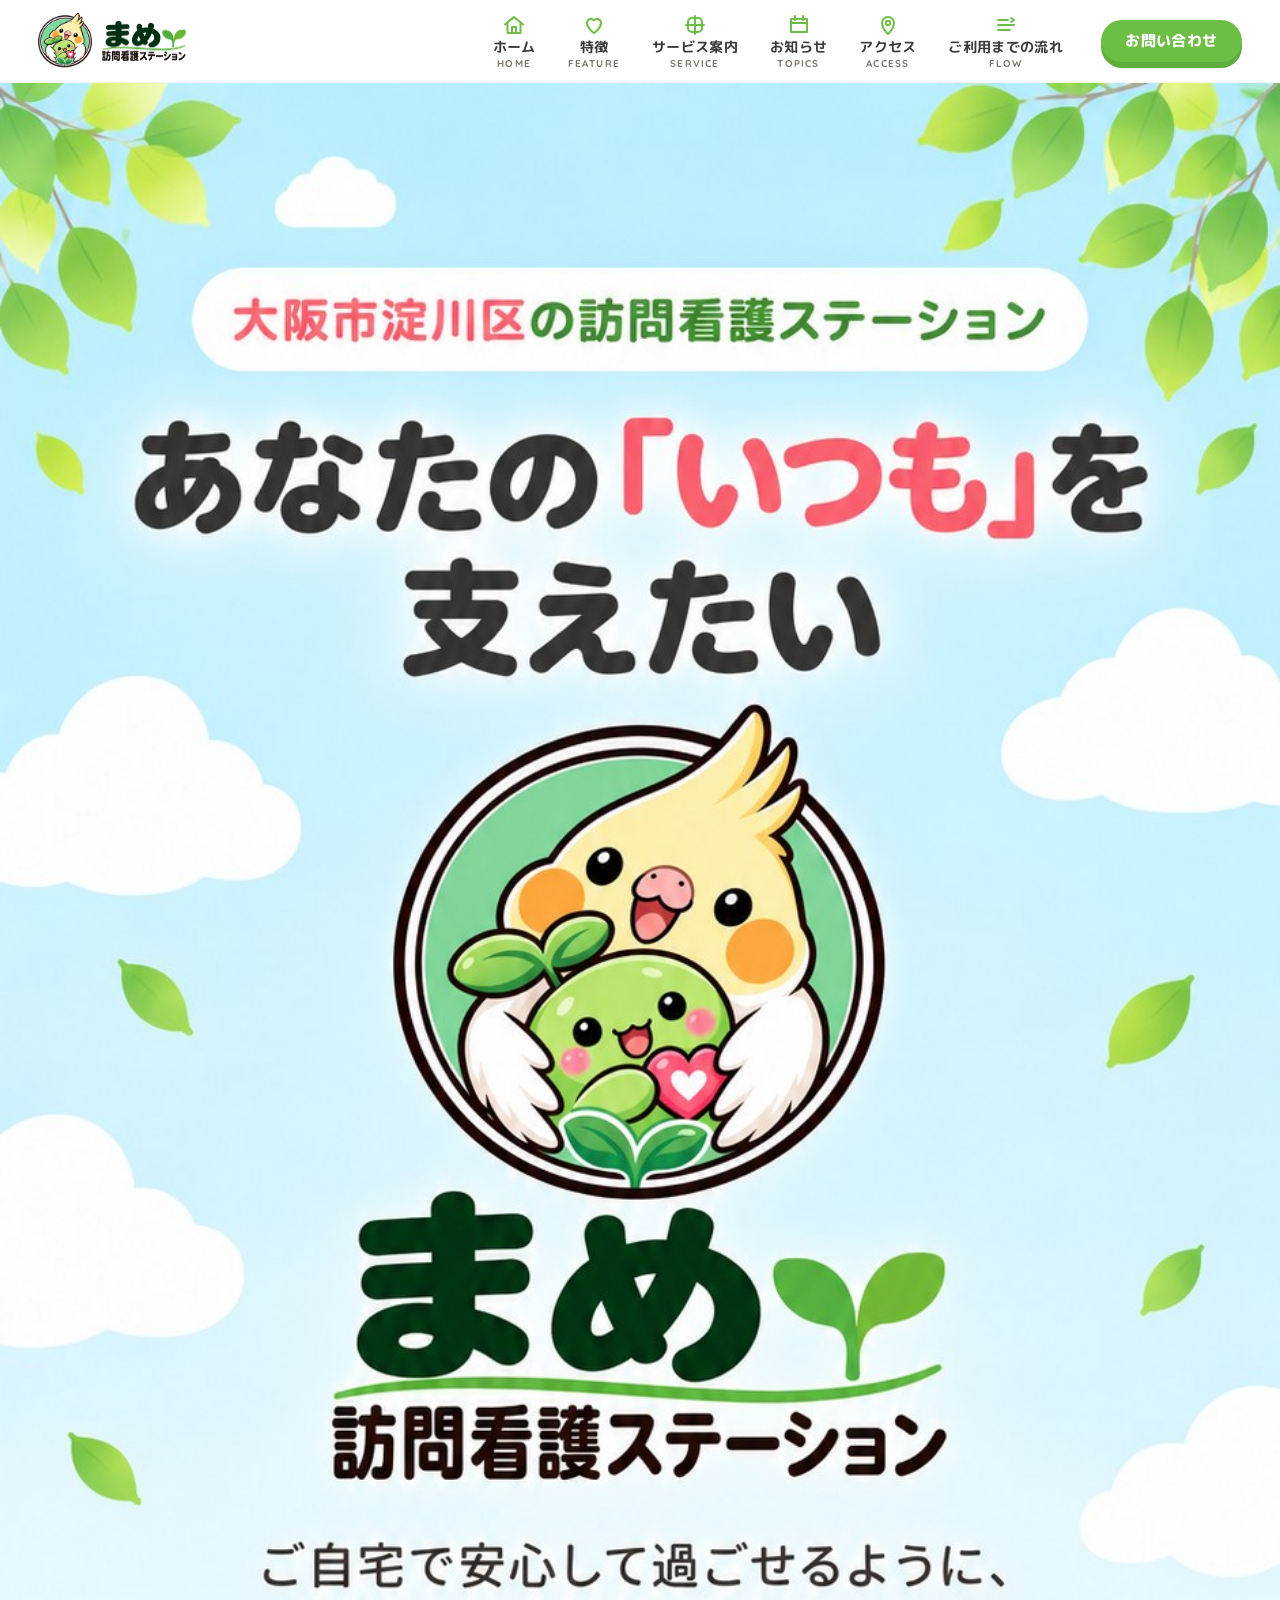
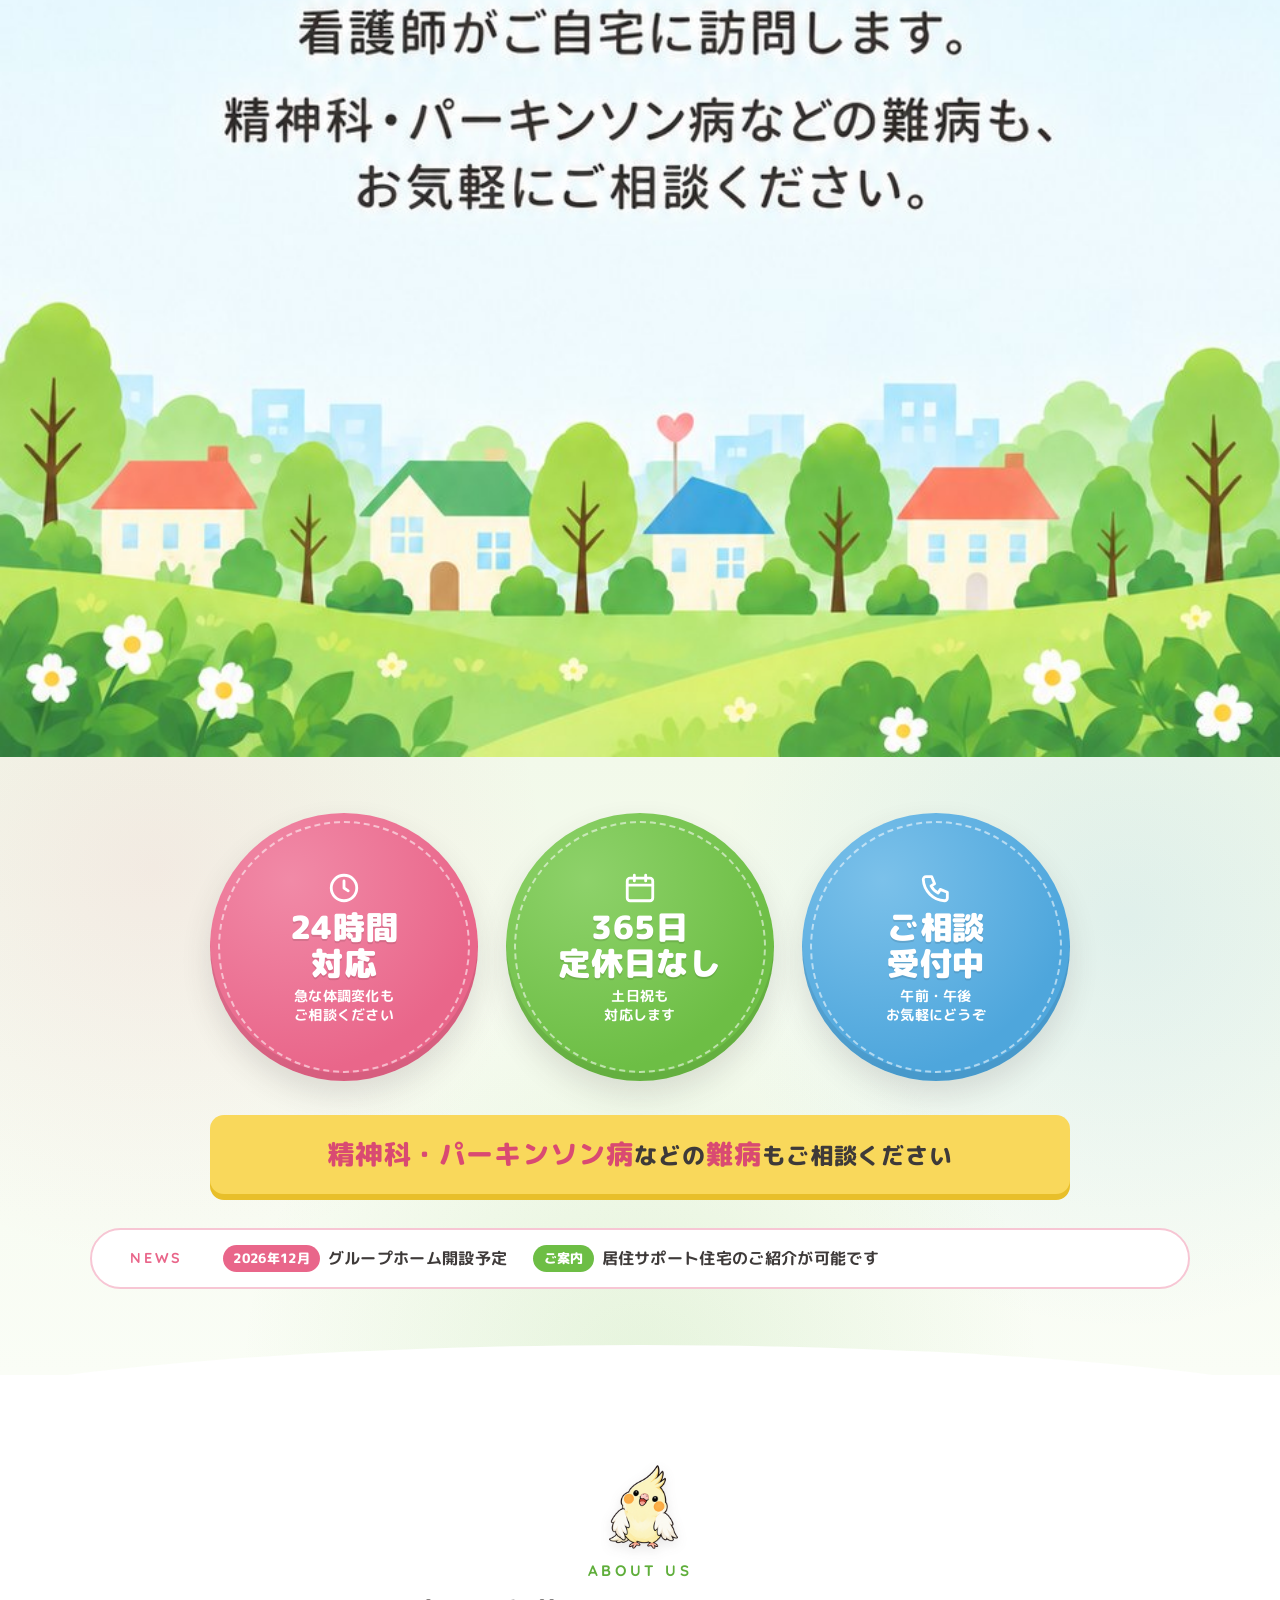
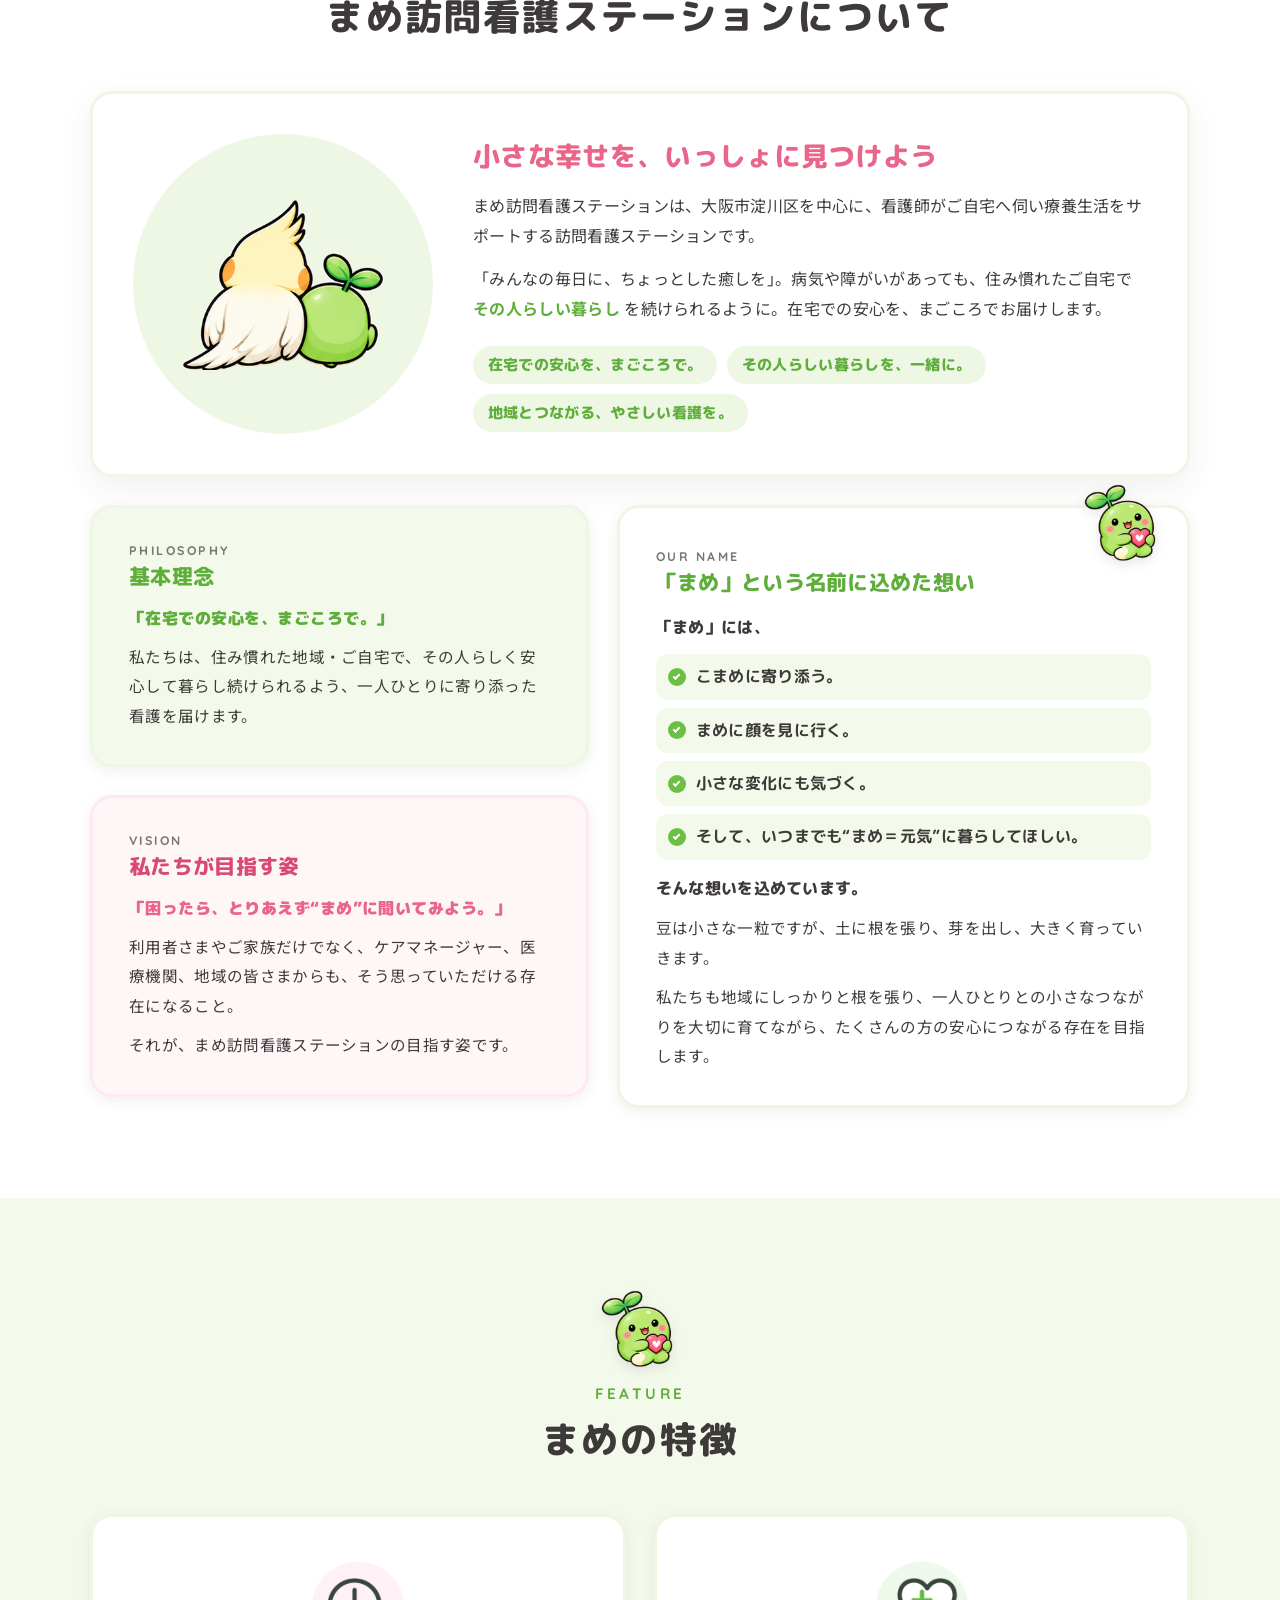
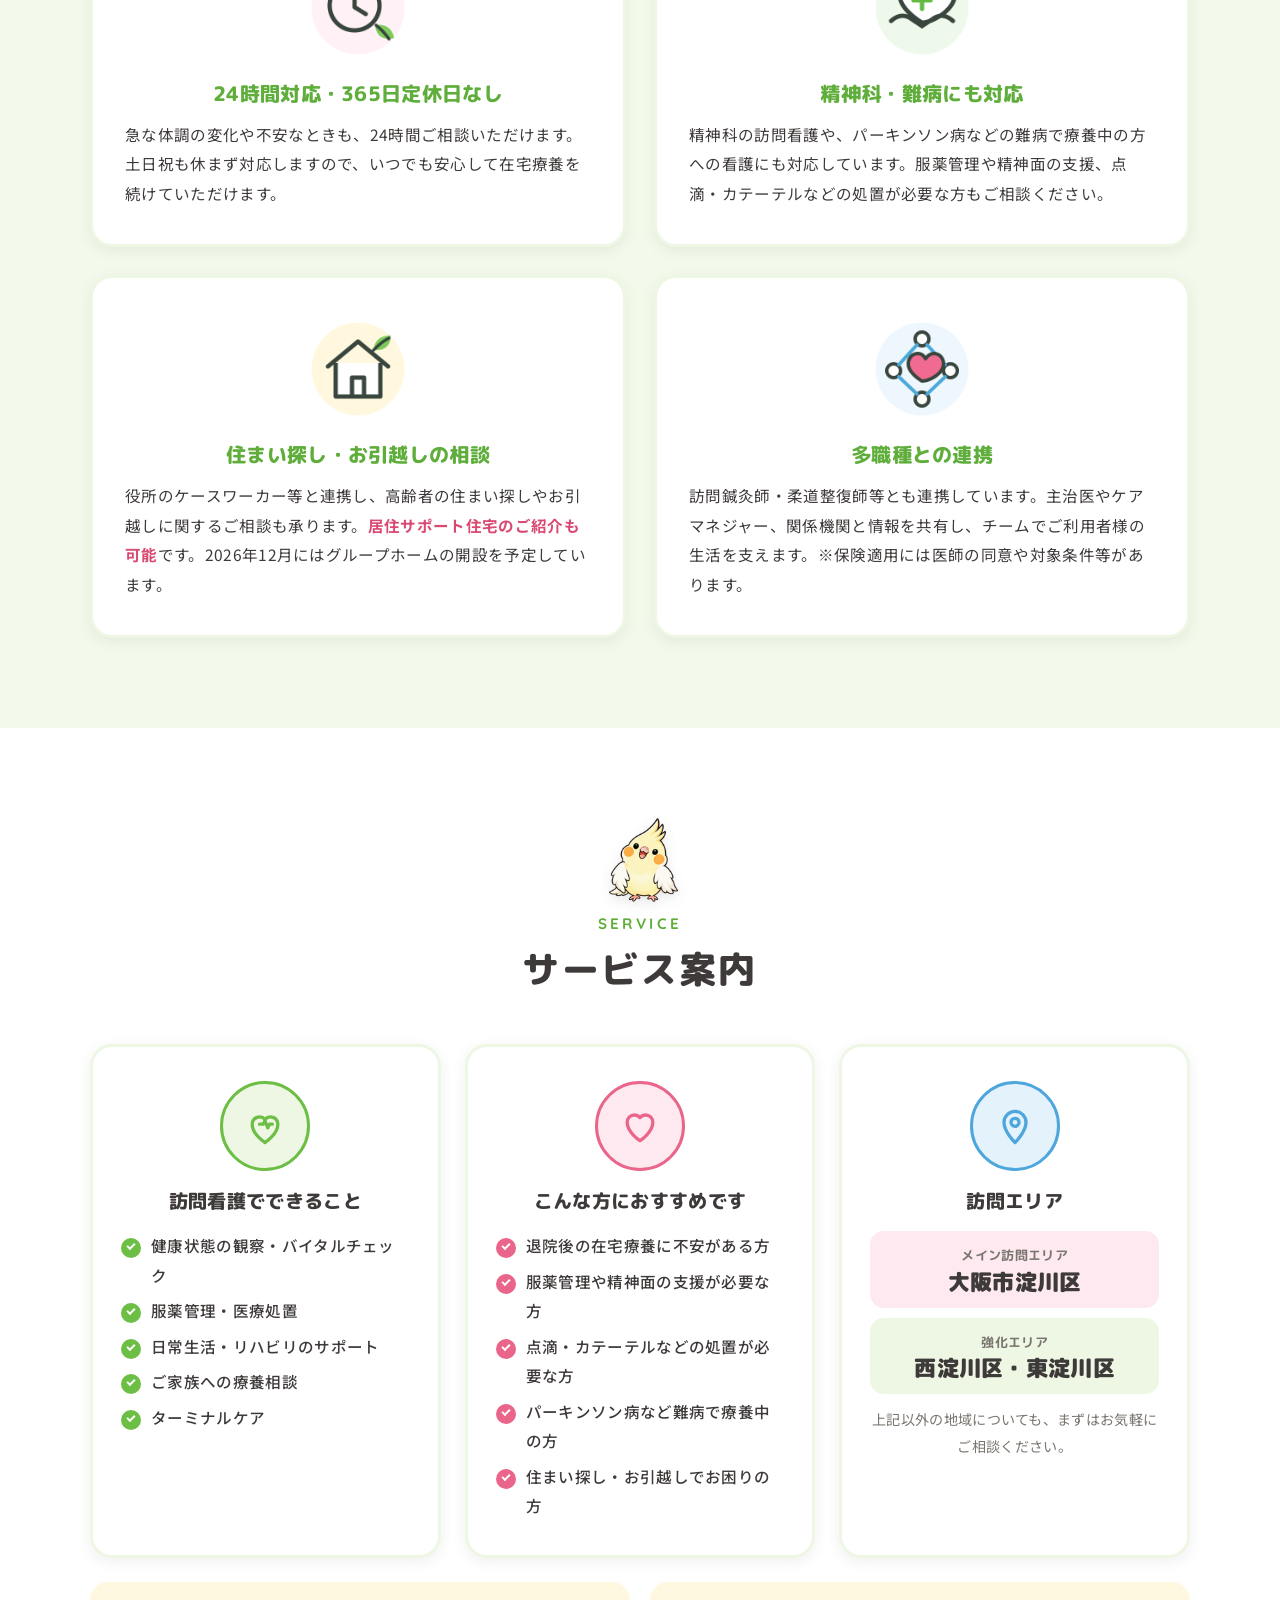
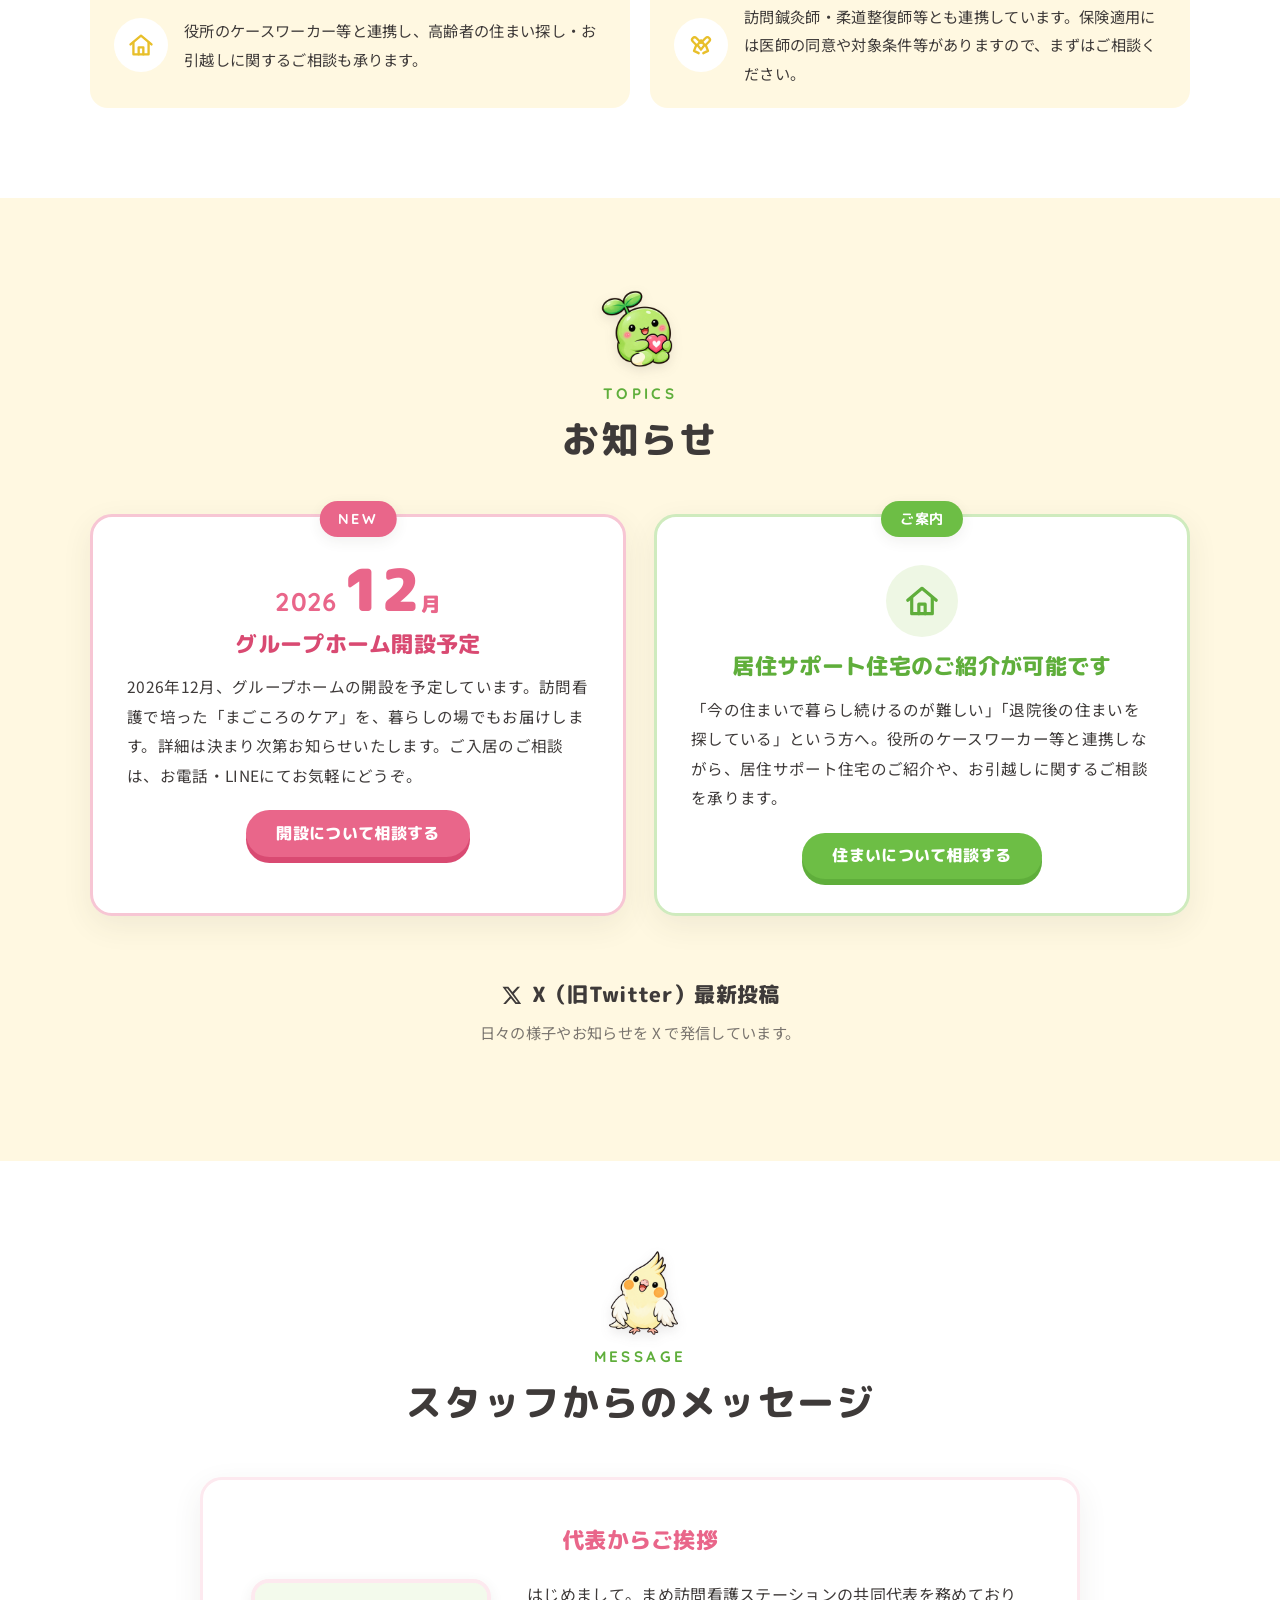
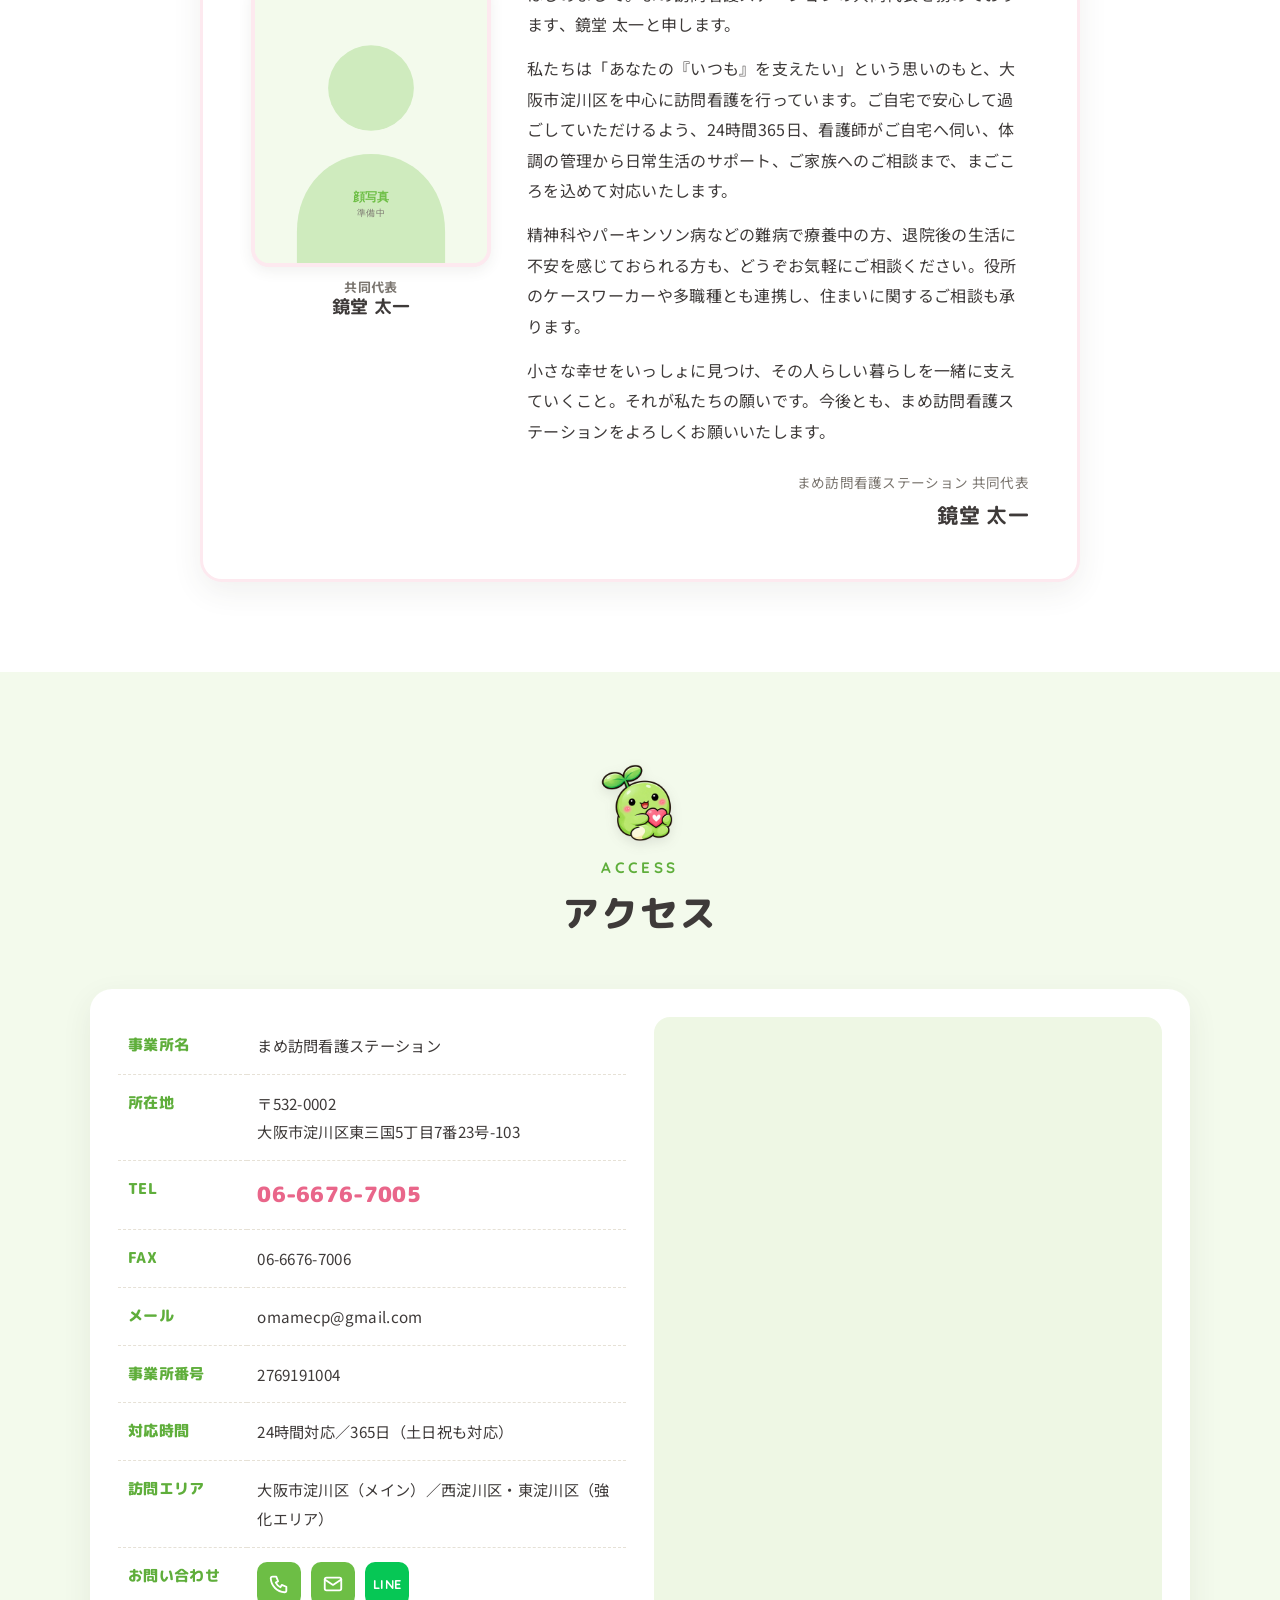
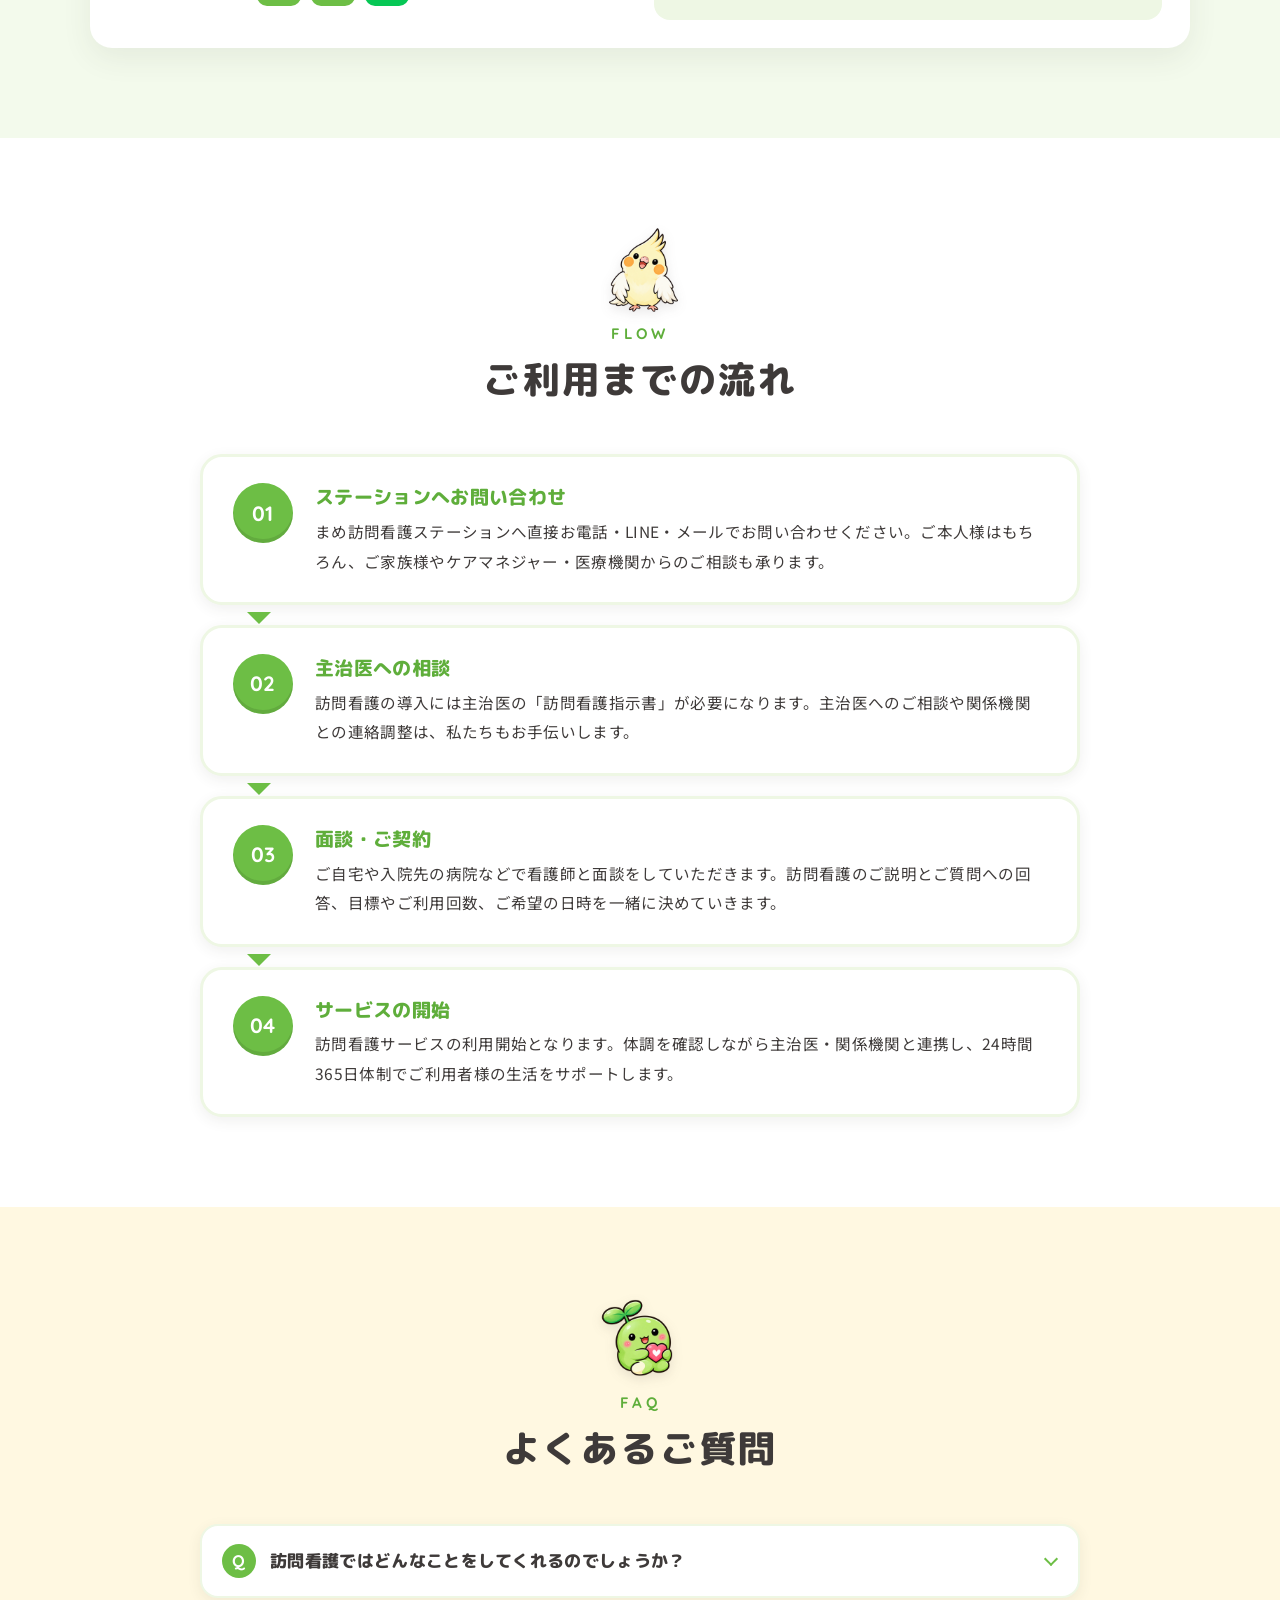
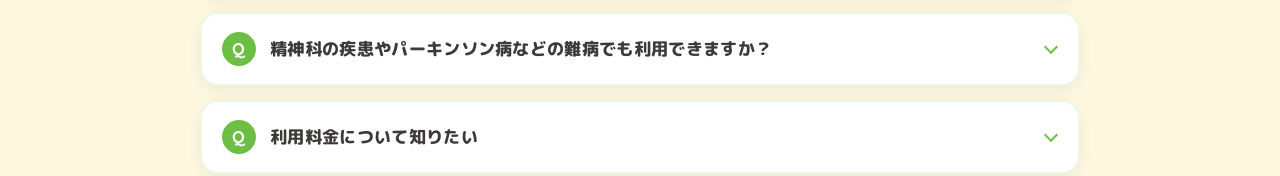
<file: index.html>
<!DOCTYPE html>
<html lang="ja">
<head>
<meta charset="UTF-8">
<meta name="viewport" content="width=device-width, initial-scale=1">
<title>大阪市淀川区の訪問看護ステーション まめ｜24時間対応・365日定休日なし</title>
<meta name="description" content="まめ訪問看護ステーションは大阪市淀川区を中心に、24時間365日対応で看護師がご自宅へ訪問します。精神科・パーキンソン病などの難病もご相談ください。2026年12月グループホーム開設予定・居住サポート住宅のご紹介も可能です。">
<meta property="og:title" content="大阪市淀川区の訪問看護ステーション まめ">
<meta property="og:description" content="あなたの「いつも」を支えたい。ご自宅で安心して過ごせるように、看護師がご自宅に訪問します。24時間対応・365日定休日なし。">
<meta property="og:type" content="website">
<meta property="og:image" content="assets/img/hero.jpg">
<link rel="icon" href="assets/img/favicon.png" type="image/png">
<link rel="preconnect" href="https://fonts.googleapis.com">
<link rel="preconnect" href="https://fonts.gstatic.com" crossorigin>
<link href="https://fonts.googleapis.com/css2?family=M+PLUS+Rounded+1c:wght@500;700;800;900&family=Noto+Sans+JP:wght@400;500;700&family=Quicksand:wght@600;700&display=swap" rel="stylesheet">
<link rel="stylesheet" href="assets/css/style.css?v=20260923">
</head>
<body>

<!-- ===== HEADER ===== -->
<header class="header" id="header">
  <div class="header__inner">
    <a href="#top" class="logo" aria-label="まめ訪問看護ステーション ホーム">
      <img src="assets/img/logo-emblem.png" alt="" class="logo__mark" width="1121" height="1181"><img src="assets/img/logo-text.png" alt="まめ訪問看護ステーション" class="logo__txt" width="1338" height="643">
      
    </a>

    <nav class="gnav" id="gnav" aria-label="グローバルナビゲーション">
      <ul>
        <li><a href="#top"><span class="gnav__icon"><svg viewBox="0 0 24 24"><path d="M3 11.5 12 4l9 7.5"/><path d="M5.5 10v10h13V10"/><path d="M10 20v-6h4v6"/></svg></span><span class="gnav__jp">ホーム</span><span class="gnav__en">HOME</span></a></li>
        <li><a href="#feature"><span class="gnav__icon"><svg viewBox="0 0 24 24"><path d="M12 20s-7-4.4-7-10a4 4 0 0 1 7-2.6A4 4 0 0 1 19 10c0 5.6-7 10-7 10z"/></svg></span><span class="gnav__jp">特徴</span><span class="gnav__en">FEATURE</span></a></li>
        <li><a href="#service"><span class="gnav__icon"><svg viewBox="0 0 24 24"><path d="M12 3v18M3 12h18"/><rect x="5" y="5" width="14" height="14" rx="4"/></svg></span><span class="gnav__jp">サービス案内</span><span class="gnav__en">SERVICE</span></a></li>
        <li><a href="#topics"><span class="gnav__icon"><svg viewBox="0 0 24 24"><path d="M4 6h16v13H4z"/><path d="M4 10h16M8 3v4M16 3v4"/></svg></span><span class="gnav__jp">お知らせ</span><span class="gnav__en">TOPICS</span></a></li>
        <li><a href="#access"><span class="gnav__icon"><svg viewBox="0 0 24 24"><path d="M12 21s-6-5.7-6-11a6 6 0 0 1 12 0c0 5.3-6 11-6 11z"/><circle cx="12" cy="10" r="2.2"/></svg></span><span class="gnav__jp">アクセス</span><span class="gnav__en">ACCESS</span></a></li>
        <li><a href="#flow"><span class="gnav__icon"><svg viewBox="0 0 24 24"><path d="M4 7h10M4 12h16M4 17h12"/><path d="m17 5 3 2-3 2"/></svg></span><span class="gnav__jp">ご利用までの流れ</span><span class="gnav__en">FLOW</span></a></li>
        <li class="gnav__contact"><a href="contact.html"><span class="gnav__jp">お問い合わせ・ご相談はこちら</span></a></li>
      </ul>
    </nav>

    <a href="contact.html" class="btn btn--green header__cta">お問い合わせ</a>
    <button class="menu-btn" id="menuBtn" aria-label="メニューを開く" aria-expanded="false" aria-controls="gnav"><span></span><span></span><span></span></button>
  </div>
</header>

<main id="top">

<!-- ===== HERO ===== -->
<section class="hero">
  <h1 class="visually-hidden">あなたの「いつも」を支えたい ― 大阪市淀川区の訪問看護ステーション まめ</h1>
  <!-- 画面幅で自動切替: 〜600px=スマホ用 / 601〜1024px=タブレット用 / 1025px〜=PC用 -->
  <picture class="hero__pic">
    <source media="(max-width: 600px)" srcset="assets/img/hero-sp.jpg" width="941" height="1672">
    <source media="(max-width: 1024px)" srcset="assets/img/hero-tab.jpg" width="1554" height="1012">
    <img src="assets/img/hero.jpg" alt="あなたの「いつも」を支えたい。ご自宅で安心して過ごせるように、看護師がご自宅に訪問します。精神科・パーキンソン病などの難病も、お気軽にご相談ください。まめ訪問看護ステーション" class="hero__img" width="1899" height="828" fetchpriority="high">
  </picture>
</section>

<!-- ===== 導入帯（バッジ＋難病帯＋NEWS） ===== -->
<div class="intro-band">
<!-- ===== 3つの安心バッジ ===== -->
<div class="badges">
  <div class="container">
    <ul class="badges__list">
      <li class="badge badge--pink reveal">
        <svg viewBox="0 0 24 24" class="badge__ico"><circle cx="12" cy="12" r="9"/><path d="M12 7v5l3 2"/></svg>
        <strong>24時間<br>対応</strong>
        <span>急な体調変化も<br>ご相談ください</span>
      </li>
      <li class="badge badge--green reveal" style="--d:.1s">
        <svg viewBox="0 0 24 24" class="badge__ico"><rect x="3" y="5" width="18" height="16" rx="2"/><path d="M3 10h18M8 3v4M16 3v4"/></svg>
        <strong>365日<br>定休日なし</strong>
        <span>土日祝も<br>対応します</span>
      </li>
      <li class="badge badge--blue reveal" style="--d:.2s">
        <svg viewBox="0 0 24 24" class="badge__ico"><path d="M5 4h4l2 5-2.5 1.5a11 11 0 0 0 5 5L15 13l5 2v4a2 2 0 0 1-2 2A16 16 0 0 1 3 6a2 2 0 0 1 2-2z"/></svg>
        <strong>ご相談<br>受付中</strong>
        <span>午前・午後<br>お気軽にどうぞ</span>
      </li>
    </ul>
    <p class="badges__ribbon reveal"><span>精神科・パーキンソン病</span>などの<span>難病</span>もご相談ください</p>
  </div>
</div>

<!-- ===== NEWS TICKER（必須情報） ===== -->
<div class="news-bar">
  <div class="container news-bar__inner">
    <span class="news-bar__label">NEWS</span>
    <a href="#topics" class="news-bar__item"><span class="tag tag--pink">2026年12月</span>グループホーム開設予定</a>
    <a href="#topics" class="news-bar__item"><span class="tag tag--green">ご案内</span>居住サポート住宅のご紹介が可能です</a>
  </div>
</div>

</div><!-- /.intro-band -->

<!-- ===== ABOUT ===== -->
<section class="section" id="about">
  <div class="container">
    <header class="sec-head reveal">
      <span class="sec-head__mark" aria-hidden="true"><img src="assets/img/mark-bird.png" alt="" width="240" height="240"></span>
      <span class="sec-head__en">ABOUT US</span>
      <h2 class="sec-head__jp">まめ訪問看護ステーションについて</h2>
    </header>

    <div class="about-card reveal">
      <div class="about-card__img">
        <img src="assets/img/chara-back.png" alt="" width="313" height="264">
      </div>
      <div class="about-card__body">
        <h3>小さな幸せを、いっしょに見つけよう</h3>
        <p>まめ訪問看護ステーションは、大阪市淀川区を中心に、看護師がご自宅へ伺い療養生活をサポートする訪問看護ステーションです。</p>
        <p>「みんなの毎日に、ちょっとした癒しを」。病気や障がいがあっても、住み慣れたご自宅で <strong>その人らしい暮らし</strong> を続けられるように。在宅での安心を、まごころでお届けします。</p>
        <ul class="about-card__points">
          <li><span>在宅での安心を、まごころで。</span></li>
          <li><span>その人らしい暮らしを、一緒に。</span></li>
          <li><span>地域とつながる、やさしい看護を。</span></li>
        </ul>
      </div>
    </div>

    <!-- 基本理念・名前の由来・目指す姿 -->
    <div class="philo">
      <div class="philo__col">
        <article class="philo-card philo-card--mint reveal">
          <h3 class="philo-card__title"><span class="philo-card__en">PHILOSOPHY</span>基本理念</h3>
          <p class="philo-card__quote">「在宅での安心を、<br class="sp">まごころで。」</p>
          <p>私たちは、住み慣れた地域・ご自宅で、その人らしく安心して暮らし続けられるよう、一人ひとりに寄り添った看護を届けます。</p>
        </article>
        <article class="philo-card philo-card--pink reveal" style="--d:.1s">
          <h3 class="philo-card__title"><span class="philo-card__en">VISION</span>私たちが目指す姿</h3>
          <p class="philo-card__quote philo-card__quote--pink">「困ったら、とりあえず<br class="sp">“まめ”に聞いてみよう。」</p>
          <p>利用者さまやご家族だけでなく、ケアマネージャー、医療機関、地域の皆さまからも、そう思っていただける存在になること。</p>
          <p>それが、まめ訪問看護ステーションの目指す姿です。</p>
        </article>
      </div>
      <article class="philo-card philo-card--name reveal" style="--d:.05s">
        <img src="assets/img/mark-beans.png" alt="" class="philo-card__chara" width="240" height="240">
        <h3 class="philo-card__title"><span class="philo-card__en">OUR NAME</span>「まめ」という名前に<br class="sp">込めた想い</h3>
        <p class="philo-card__intro">「まめ」には、</p>
        <ul class="philo-card__list">
          <li>こまめに寄り添う。</li>
          <li>まめに顔を見に行く。</li>
          <li>小さな変化にも気づく。</li>
          <li>そして、いつまでも“まめ＝元気”に暮らしてほしい。</li>
        </ul>
        <p class="philo-card__intro">そんな想いを込めています。</p>
        <p>豆は小さな一粒ですが、土に根を張り、芽を出し、大きく育っていきます。</p>
        <p>私たちも地域にしっかりと根を張り、一人ひとりとの小さなつながりを大切に育てながら、たくさんの方の安心につながる存在を目指します。</p>
      </article>
    </div>
  </div>
</section>

<!-- ===== FEATURE ===== -->
<section class="section section--mint" id="feature">
  <div class="container">
    <header class="sec-head reveal">
      <span class="sec-head__mark" aria-hidden="true"><img src="assets/img/mark-beans.png" alt="" width="240" height="240"></span>
      <span class="sec-head__en">FEATURE</span>
      <h2 class="sec-head__jp">まめの特徴</h2>
    </header>

    <div class="feature-grid">
      <article class="feature reveal">
        <div class="feature__ico"><img src="assets/img/icon_24hours.png" alt="" width="512" height="512"></div>
        <h3>24時間対応・365日定休日なし</h3>
        <p>急な体調の変化や不安なときも、24時間ご相談いただけます。土日祝も休まず対応しますので、いつでも安心して在宅療養を続けていただけます。</p>
      </article>
      <article class="feature reveal" style="--d:.1s">
        <div class="feature__ico"><img src="assets/img/icon_medical_support.png" alt="" width="512" height="512"></div>
        <h3>精神科・難病にも対応</h3>
        <p>精神科の訪問看護や、パーキンソン病などの難病で療養中の方への看護にも対応しています。服薬管理や精神面の支援、点滴・カテーテルなどの処置が必要な方もご相談ください。</p>
      </article>
      <article class="feature reveal" style="--d:.2s">
        <div class="feature__ico"><img src="assets/img/icon_home_support.png" alt="" width="512" height="512"></div>
        <h3>住まい探し・お引越しの相談</h3>
        <p>役所のケースワーカー等と連携し、高齢者の住まい探しやお引越しに関するご相談も承ります。<strong>居住サポート住宅のご紹介も可能</strong>です。2026年12月にはグループホームの開設を予定しています。</p>
      </article>
      <article class="feature reveal" style="--d:.3s">
        <div class="feature__ico"><img src="assets/img/icon_teamwork.png" alt="" width="512" height="512"></div>
        <h3>多職種との連携</h3>
        <p>訪問鍼灸師・柔道整復師等とも連携しています。主治医やケアマネジャー、関係機関と情報を共有し、チームでご利用者様の生活を支えます。※保険適用には医師の同意や対象条件等があります。</p>
      </article>
    </div>
  </div>
</section>

<!-- ===== SERVICE ===== -->
<section class="section" id="service">
  <div class="container">
    <header class="sec-head reveal">
      <span class="sec-head__mark" aria-hidden="true"><img src="assets/img/mark-bird.png" alt="" width="240" height="240"></span>
      <span class="sec-head__en">SERVICE</span>
      <h2 class="sec-head__jp">サービス案内</h2>
    </header>

    <div class="service-grid">
      <article class="service reveal">
        <div class="service__ico service__ico--green"><svg viewBox="0 0 24 24"><path d="M12 21s-7-4.4-7-10a4 4 0 0 1 7-2.6A4 4 0 0 1 19 11c0 5.6-7 10-7 10z"/><path d="M9 11h2l1-2 1.5 4 1-2H16"/></svg></div>
        <h3>訪問看護でできること</h3>
        <ul class="check-list check-list--green">
          <li>健康状態の観察・バイタルチェック</li>
          <li>服薬管理・医療処置</li>
          <li>日常生活・リハビリのサポート</li>
          <li>ご家族への療養相談</li>
          <li>ターミナルケア</li>
        </ul>
      </article>
      <article class="service reveal" style="--d:.1s">
        <div class="service__ico service__ico--pink"><svg viewBox="0 0 24 24"><path d="M12 20s-7-4.4-7-10a4 4 0 0 1 7-2.6A4 4 0 0 1 19 10c0 5.6-7 10-7 10z"/></svg></div>
        <h3>こんな方におすすめです</h3>
        <ul class="check-list check-list--pink">
          <li>退院後の在宅療養に不安がある方</li>
          <li>服薬管理や精神面の支援が必要な方</li>
          <li>点滴・カテーテルなどの処置が必要な方</li>
          <li>パーキンソン病など難病で療養中の方</li>
          <li>住まい探し・お引越しでお困りの方</li>
        </ul>
      </article>
      <article class="service reveal" style="--d:.2s">
        <div class="service__ico service__ico--blue"><svg viewBox="0 0 24 24"><path d="M12 21s-6-5.7-6-11a6 6 0 0 1 12 0c0 5.3-6 11-6 11z"/><circle cx="12" cy="10" r="2.2"/></svg></div>
        <h3>訪問エリア</h3>
        <div class="area">
          <p class="area__main"><small>メイン訪問エリア</small><strong>大阪市淀川区</strong></p>
          <p class="area__sub"><small>強化エリア</small><strong>西淀川区・東淀川区</strong></p>
          <p class="area__note">上記以外の地域についても、まずはお気軽にご相談ください。</p>
        </div>
      </article>
    </div>

    <div class="service-extra reveal">
      <div class="service-extra__item">
        <span class="service-extra__ico" aria-hidden="true"><svg viewBox="0 0 24 24"><path d="M3 11.5 12 4l9 7.5"/><path d="M5.5 10v10h13V10"/><path d="M10 20v-6h4v6"/></svg></span>
        <p>役所のケースワーカー等と連携し、高齢者の住まい探し・お引越しに関するご相談も承ります。</p>
      </div>
      <div class="service-extra__item">
        <span class="service-extra__ico" aria-hidden="true"><svg viewBox="0 0 24 24"><path d="M8 12 5 9a2 2 0 0 1 3-3l4 4"/><path d="m16 12 3-3a2 2 0 0 0-3-3l-4 4"/><path d="M12 8 9 12l3 4 3-4z"/><path d="m8 12-2 5 4 2M16 12l2 5-4 2"/></svg></span>
        <p>訪問鍼灸師・柔道整復師等とも連携しています。保険適用には医師の同意や対象条件等がありますので、まずはご相談ください。</p>
      </div>
    </div>
  </div>
</section>

<!-- ===== TOPICS（必須情報：グループホーム／居住サポート住宅） ===== -->
<section class="section section--cream" id="topics">
  <div class="container">
    <header class="sec-head reveal">
      <span class="sec-head__mark" aria-hidden="true"><img src="assets/img/mark-beans.png" alt="" width="240" height="240"></span>
      <span class="sec-head__en">TOPICS</span>
      <h2 class="sec-head__jp">お知らせ</h2>
    </header>

    <div class="topics-grid">
      <article class="topic topic--pink reveal">
        <span class="topic__badge">NEW</span>
        <p class="topic__date"><span class="topic__y">2026</span><span class="topic__m">12<small>月</small></span></p>
        <h3>グループホーム開設予定</h3>
        <p>2026年12月、グループホームの開設を予定しています。訪問看護で培った「まごころのケア」を、暮らしの場でもお届けします。詳細は決まり次第お知らせいたします。ご入居のご相談は、お電話・LINEにてお気軽にどうぞ。</p>
        <a href="#contact" class="btn btn--pink">開設について相談する</a>
      </article>
      <article class="topic topic--green reveal" style="--d:.1s">
        <span class="topic__badge topic__badge--green">ご案内</span>
        <p class="topic__ico" aria-hidden="true"><svg viewBox="0 0 24 24"><path d="M3 11.5 12 4l9 7.5"/><path d="M5.5 10v10h13V10"/><path d="M10 20v-6h4v6"/></svg></p>
        <h3>居住サポート住宅のご紹介が可能です</h3>
        <p>「今の住まいで暮らし続けるのが難しい」「退院後の住まいを探している」という方へ。役所のケースワーカー等と連携しながら、居住サポート住宅のご紹介や、お引越しに関するご相談を承ります。</p>
        <a href="#contact" class="btn btn--green">住まいについて相談する</a>
      </article>
    </div>

    <!-- ===== X（旧Twitter）最新投稿 / Elfsight ウィジェット ===== -->
    <div class="topics-x reveal" style="--d:.2s">
      <h3 class="topics-x__title"><svg viewBox="0 0 24 24" class="topics-x__ico" aria-hidden="true"><path d="M18.9 2H22l-7.2 8.2L23.3 22h-6.6l-5.2-6.8L5.6 22H2.5l7.7-8.8L1.7 2h6.8l4.7 6.2L18.9 2zm-1.1 18h1.8L7.3 3.9H5.4L17.8 20z"/></svg>X（旧Twitter）最新投稿</h3>
      <p class="topics-x__lead">日々の様子やお知らせを X で発信しています。</p>
      <!-- Elfsight Twitter Feed | Untitled Twitter Feed -->
      <script src="https://elfsightcdn.com/platform.js" async></script>
      <div class="elfsight-app-a67434a6-5e80-458e-a820-9958d24a9ca1" data-elfsight-app-lazy></div>
    </div>

  </div>
</section>

<!-- ===== MESSAGE ===== -->
<section class="section" id="message">
  <div class="container">
    <header class="sec-head reveal">
      <span class="sec-head__mark" aria-hidden="true"><img src="assets/img/mark-bird.png" alt="" width="240" height="240"></span>
      <span class="sec-head__en">MESSAGE</span>
      <h2 class="sec-head__jp">スタッフからのメッセージ</h2>
    </header>

    <div class="message-card reveal">
      <h3 class="message-card__title">代表からご挨拶</h3>
      <div class="message-card__grid">
      <figure class="message-card__photo">
        <!-- 顔写真が用意できたら image/ に入れ、下の src を差し替える（例: assets/img/ceo.jpg） -->
        <img src="assets/img/ceo-placeholder.svg" alt="共同代表 鏡堂 太一" width="600" height="720">
        <figcaption><small>共同代表</small><strong>鏡堂 太一</strong></figcaption>
      </figure>
      <div class="message-card__body">
        <p>はじめまして。まめ訪問看護ステーションの共同代表を務めております、鏡堂 太一と申します。</p>
        <p>私たちは「あなたの『いつも』を支えたい」という思いのもと、大阪市淀川区を中心に訪問看護を行っています。ご自宅で安心して過ごしていただけるよう、24時間365日、看護師がご自宅へ伺い、体調の管理から日常生活のサポート、ご家族へのご相談まで、まごころを込めて対応いたします。</p>
        <p>精神科やパーキンソン病などの難病で療養中の方、退院後の生活に不安を感じておられる方も、どうぞお気軽にご相談ください。役所のケースワーカーや多職種とも連携し、住まいに関するご相談も承ります。</p>
        <p>小さな幸せをいっしょに見つけ、その人らしい暮らしを一緒に支えていくこと。それが私たちの願いです。今後とも、まめ訪問看護ステーションをよろしくお願いいたします。</p>
        <p class="message-card__sign"><small>まめ訪問看護ステーション 共同代表</small><strong>鏡堂 太一</strong></p>
      </div>
      </div>
    </div>
  </div>
</section>

<!-- ===== ACCESS ===== -->
<section class="section section--mint" id="access">
  <div class="container">
    <header class="sec-head reveal">
      <span class="sec-head__mark" aria-hidden="true"><img src="assets/img/mark-beans.png" alt="" width="240" height="240"></span>
      <span class="sec-head__en">ACCESS</span>
      <h2 class="sec-head__jp">アクセス</h2>
    </header>

    <div class="access reveal">
      <table class="access__table">
        <tbody>
          <tr><th>事業所名</th><td>まめ訪問看護ステーション</td></tr>
          <tr><th>所在地</th><td>〒532-0002<br>大阪市淀川区東三国5丁目7番23号-103</td></tr>
          <tr><th>TEL</th><td><a href="tel:0666767005" class="access__tel">06-6676-7005</a></td></tr>
          <tr><th>FAX</th><td>06-6676-7006</td></tr>
          <tr><th>メール</th><td><a href="mailto:omamecp@gmail.com">omamecp@gmail.com</a></td></tr>
          <tr><th>事業所番号</th><td>2769191004</td></tr>
          <tr><th>対応時間</th><td>24時間対応／365日（土日祝も対応）</td></tr>
          <tr><th>訪問エリア</th><td>大阪市淀川区（メイン）／西淀川区・東淀川区（強化エリア）</td></tr>
          <tr><th>お問い合わせ</th><td class="access__links"><a href="tel:0666767005" class="sq sq--green" aria-label="電話"><svg viewBox="0 0 24 24"><path d="M5 4h4l2 5-2.5 1.5a11 11 0 0 0 5 5L15 13l5 2v4a2 2 0 0 1-2 2A16 16 0 0 1 3 6a2 2 0 0 1 2-2z"/></svg></a><a href="mailto:omamecp@gmail.com" class="sq sq--green" aria-label="メール"><svg viewBox="0 0 24 24"><rect x="3" y="5" width="18" height="14" rx="2"/><path d="m3 7 9 6 9-6"/></svg></a><a href="https://lin.ee/zb4ASOh" target="_blank" rel="noopener" class="sq sq--line" aria-label="LINE">LINE</a></td></tr>
        </tbody>
      </table>
      <div class="access__map">
        <iframe src="https://www.google.com/maps?q=%E5%A4%A7%E9%98%AA%E5%B8%82%E6%B7%80%E5%B7%9D%E5%8C%BA%E6%9D%B1%E4%B8%89%E5%9B%BD5%E4%B8%81%E7%9B%AE7%E7%95%AA23%E5%8F%B7&z=16&output=embed" width="100%" height="100%" style="border:0" allowfullscreen="" loading="lazy" referrerpolicy="no-referrer-when-downgrade" title="まめ訪問看護ステーション 地図"></iframe>
      </div>
    </div>

  </div>
</section>

<!-- ===== FLOW ===== -->
<section class="section" id="flow">
  <div class="container">
    <header class="sec-head reveal">
      <span class="sec-head__mark" aria-hidden="true"><img src="assets/img/mark-bird.png" alt="" width="240" height="240"></span>
      <span class="sec-head__en">FLOW</span>
      <h2 class="sec-head__jp">ご利用までの流れ</h2>
    </header>

    <ol class="flow">
      <li class="flow__step reveal">
        <span class="flow__num">01</span>
        <div class="flow__body">
          <h3>ステーションへお問い合わせ</h3>
          <p>まめ訪問看護ステーションへ直接お電話・LINE・メールでお問い合わせください。ご本人様はもちろん、ご家族様やケアマネジャー・医療機関からのご相談も承ります。</p>
        </div>
      </li>
      <li class="flow__step reveal" style="--d:.1s">
        <span class="flow__num">02</span>
        <div class="flow__body">
          <h3>主治医への相談</h3>
          <p>訪問看護の導入には主治医の「訪問看護指示書」が必要になります。主治医へのご相談や関係機関との連絡調整は、私たちもお手伝いします。</p>
        </div>
      </li>
      <li class="flow__step reveal" style="--d:.2s">
        <span class="flow__num">03</span>
        <div class="flow__body">
          <h3>面談・ご契約</h3>
          <p>ご自宅や入院先の病院などで看護師と面談をしていただきます。訪問看護のご説明とご質問への回答、目標やご利用回数、ご希望の日時を一緒に決めていきます。</p>
        </div>
      </li>
      <li class="flow__step reveal" style="--d:.3s">
        <span class="flow__num">04</span>
        <div class="flow__body">
          <h3>サービスの開始</h3>
          <p>訪問看護サービスの利用開始となります。体調を確認しながら主治医・関係機関と連携し、24時間365日体制でご利用者様の生活をサポートします。</p>
        </div>
      </li>
    </ol>
  </div>
</section>

<!-- ===== FAQ ===== -->
<section class="section section--cream" id="faq">
  <div class="container">
    <header class="sec-head reveal">
      <span class="sec-head__mark" aria-hidden="true"><img src="assets/img/mark-beans.png" alt="" width="240" height="240"></span>
      <span class="sec-head__en">FAQ</span>
      <h2 class="sec-head__jp">よくあるご質問</h2>
    </header>

    <div class="faq">
      <details class="faq__item reveal">
        <summary><span class="faq__q">Q</span>訪問看護ではどんなことをしてくれるのでしょうか？</summary>
        <div class="faq__a"><span class="faq__a-mark">A</span><p>看護師がご自宅に伺い、主治医の指示書に基づいて、健康状態の観察・バイタルチェック、服薬管理・医療処置、日常生活やリハビリのサポート、ご家族への療養相談、ターミナルケアなどを行います。</p></div>
      </details>
      <details class="faq__item reveal">
        <summary><span class="faq__q">Q</span>精神科の疾患やパーキンソン病などの難病でも利用できますか？</summary>
        <div class="faq__a"><span class="faq__a-mark">A</span><p>はい。精神科の訪問看護や、パーキンソン病などの難病で療養中の方への訪問看護にも対応しています。服薬管理や精神面の支援、点滴・カテーテルなどの処置が必要な方も、まずはご相談ください。</p></div>
      </details>
      <details class="faq__item reveal">
        <summary><span class="faq__q">Q</span>利用料金について知りたい</summary>
        <div class="faq__a"><span class="faq__a-mark">A</span><p>訪問看護は医療保険・介護保険の適用となり、保険の種類や公費負担制度のご利用状況、訪問回数などによって料金が異なります。実際の料金については、お気軽に一度お問い合わせください。</p></div>
      </details>
      <details class="faq__item reveal">
        <summary><span class="faq__q">Q</span>夜間や土日祝日も対応してもらえますか？</summary>
        <div class="faq__a"><span class="faq__a-mark">A</span><p>はい。24時間対応・365日定休日なしで、土日祝も対応しています。急な体調の変化など、不安なことがあればいつでもご相談ください。</p></div>
      </details>
      <details class="faq__item reveal">
        <summary><span class="faq__q">Q</span>家族からの相談はできますか？</summary>
        <div class="faq__a"><span class="faq__a-mark">A</span><p>もちろんです。ご家族様からのご相談も承っております。お話を伺う中で必要な支援が見つかることもありますので、気になることがあれば一度ご相談ください。</p></div>
      </details>
      <details class="faq__item reveal">
        <summary><span class="faq__q">Q</span>住まい探しやお引越しの相談もできますか？</summary>
        <div class="faq__a"><span class="faq__a-mark">A</span><p>はい。役所のケースワーカー等と連携し、高齢者の住まい探し・お引越しに関するご相談も承ります。居住サポート住宅のご紹介も可能です。また、2026年12月にはグループホームの開設を予定しています。</p></div>
      </details>
    </div>
  </div>
</section>

<!-- ===== CONTACT ===== -->
<section class="section contact" id="contact">
  <div class="container">
    <header class="sec-head sec-head--light reveal">
      <span class="sec-head__en">CONTACT</span>
      <h2 class="sec-head__jp">お問い合わせ</h2>
      <p class="sec-head__lead">ご相談やご見学など、どんなことでもお気軽にお問い合わせください。<br>24時間対応・365日定休日なし</p>
    </header>

    <div class="contact__grid">
      <div class="contact__btns reveal">
        <a href="tel:0666767005" class="cbtn cbtn--tel">
          <span class="cbtn__label">お電話でのお問い合わせはこちら</span>
          <span class="cbtn__tel"><svg viewBox="0 0 24 24" class="cbtn__telico"><path d="M5 4h4l2 5-2.5 1.5a11 11 0 0 0 5 5L15 13l5 2v4a2 2 0 0 1-2 2A16 16 0 0 1 3 6a2 2 0 0 1 2-2z"/></svg>06-6676-7005</span>
        </a>
        <a href="contact.html#form" class="cbtn cbtn--mail">
          <span class="cbtn__mailico"><svg viewBox="0 0 24 24"><rect x="3" y="5" width="18" height="14" rx="2"/><path d="m3 7 9 6 9-6"/></svg></span>
          <span class="cbtn__mailtxt">メールでのお問い合わせ</span>
        </a>
      </div>
      <div class="contact__card contact__card--line reveal" style="--d:.1s">
        <p class="contact__label">LINEでのお問い合わせ</p>
        <img src="assets/img/line-qr.jpg" alt="まめ訪問看護ステーション 公式LINE QRコード" class="contact__qr" width="200" height="200">
        <a href="https://lin.ee/zb4ASOh" target="_blank" rel="noopener" class="btn btn--line btn--lg">LINEでつながる <span aria-hidden="true">›</span></a>
        <p class="contact__note">在宅での安心を、まごころで。</p>
      </div>
    </div>
  </div>
  <img src="assets/img/chara-back.png" alt="" class="contact__chara" aria-hidden="true" width="313" height="264">
</section>

</main>

<!-- ===== FOOTER ===== -->
<footer class="footer">
  <div class="container footer__inner">
    <div class="footer__brand">
      <a href="#top" class="logo">
        <img src="assets/img/logo-emblem.png" alt="" class="logo__mark" width="1121" height="1181"><img src="assets/img/logo-text.png" alt="まめ訪問看護ステーション" class="logo__txt" width="1338" height="643">
        
      </a>
      <p class="footer__addr">〒532-0002 大阪市淀川区東三国5丁目7番23号-103<br>TEL 06-6676-7005 ／ FAX 06-6676-7006<br>事業所番号 2769191004</p>
      <div class="footer__btns"><a href="tel:0666767005" class="cbtn cbtn--tel cbtn--sm"><span class="cbtn__label">お電話でのお問い合わせはこちら</span><span class="cbtn__tel"><svg viewBox="0 0 24 24" class="cbtn__telico"><path d="M5 4h4l2 5-2.5 1.5a11 11 0 0 0 5 5L15 13l5 2v4a2 2 0 0 1-2 2A16 16 0 0 1 3 6a2 2 0 0 1 2-2z"/></svg>06-6676-7005</span></a><a href="contact.html#form" class="cbtn cbtn--mail cbtn--sm"><span class="cbtn__mailico"><svg viewBox="0 0 24 24"><rect x="3" y="5" width="18" height="14" rx="2"/><path d="m3 7 9 6 9-6"/></svg></span><span class="cbtn__mailtxt">メールでのお問い合わせ</span></a></div>
    </div>
    <nav class="footer__nav" aria-label="フッターナビゲーション">
      <ul>
        <li><a href="#top">ホーム</a></li>
        <li><a href="#about">まめについて</a></li>
        <li><a href="#feature">特徴</a></li>
        <li><a href="#service">サービス案内</a></li>
        <li><a href="#topics">お知らせ</a></li>
        <li><a href="#access">アクセス</a></li>
        <li><a href="#flow">ご利用までの流れ</a></li>
        <li><a href="#faq">よくあるご質問</a></li>
        <li><a href="company.html">会社概要</a></li>
        <li><a href="disclosure.html">情報公開</a></li>
        <li><a href="contact.html">お問い合わせ</a></li>
      </ul>
    </nav>
  </div>
  <p class="footer__copy">© <span id="year">2026</span> 株式会社まめコーポレーション／まめ訪問看護ステーション</p>
</footer>

<!-- ===== モバイル固定CTA ===== -->
<div class="sp-cta" aria-label="お問い合わせ">
  <a href="tel:0666767005" class="sp-cta__btn sp-cta__btn--tel"><svg viewBox="0 0 24 24" class="ico"><path d="M5 4h4l2 5-2.5 1.5a11 11 0 0 0 5 5L15 13l5 2v4a2 2 0 0 1-2 2A16 16 0 0 1 3 6a2 2 0 0 1 2-2z"/></svg>電話で相談</a>
  <a href="https://lin.ee/zb4ASOh" target="_blank" rel="noopener" class="sp-cta__btn sp-cta__btn--line">LINEで相談</a>
</div>

<a href="#top" class="pagetop" id="pagetop" aria-label="ページの先頭へ"><svg viewBox="0 0 24 24"><path d="m6 14 6-6 6 6"/></svg></a>

<script src="assets/js/main.js?v=20260923b"></script>
</body>
</html>
</file>
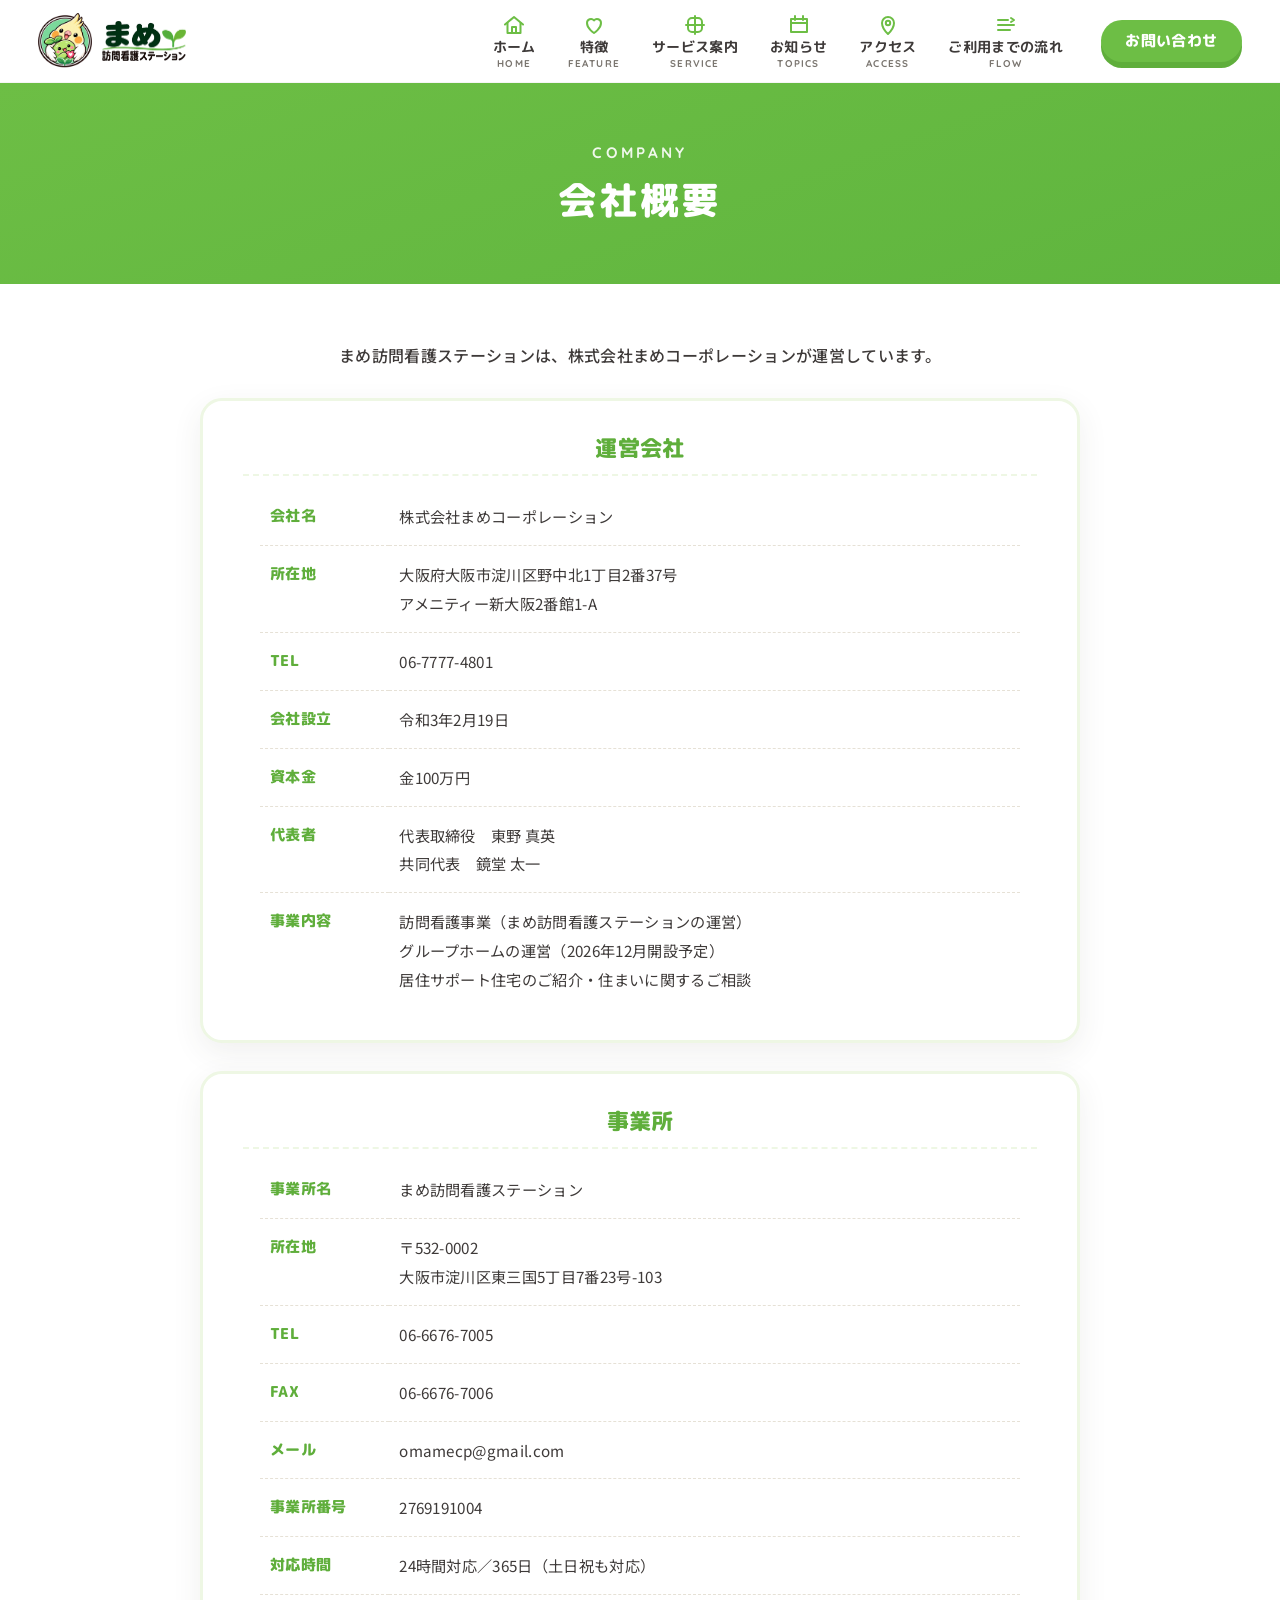
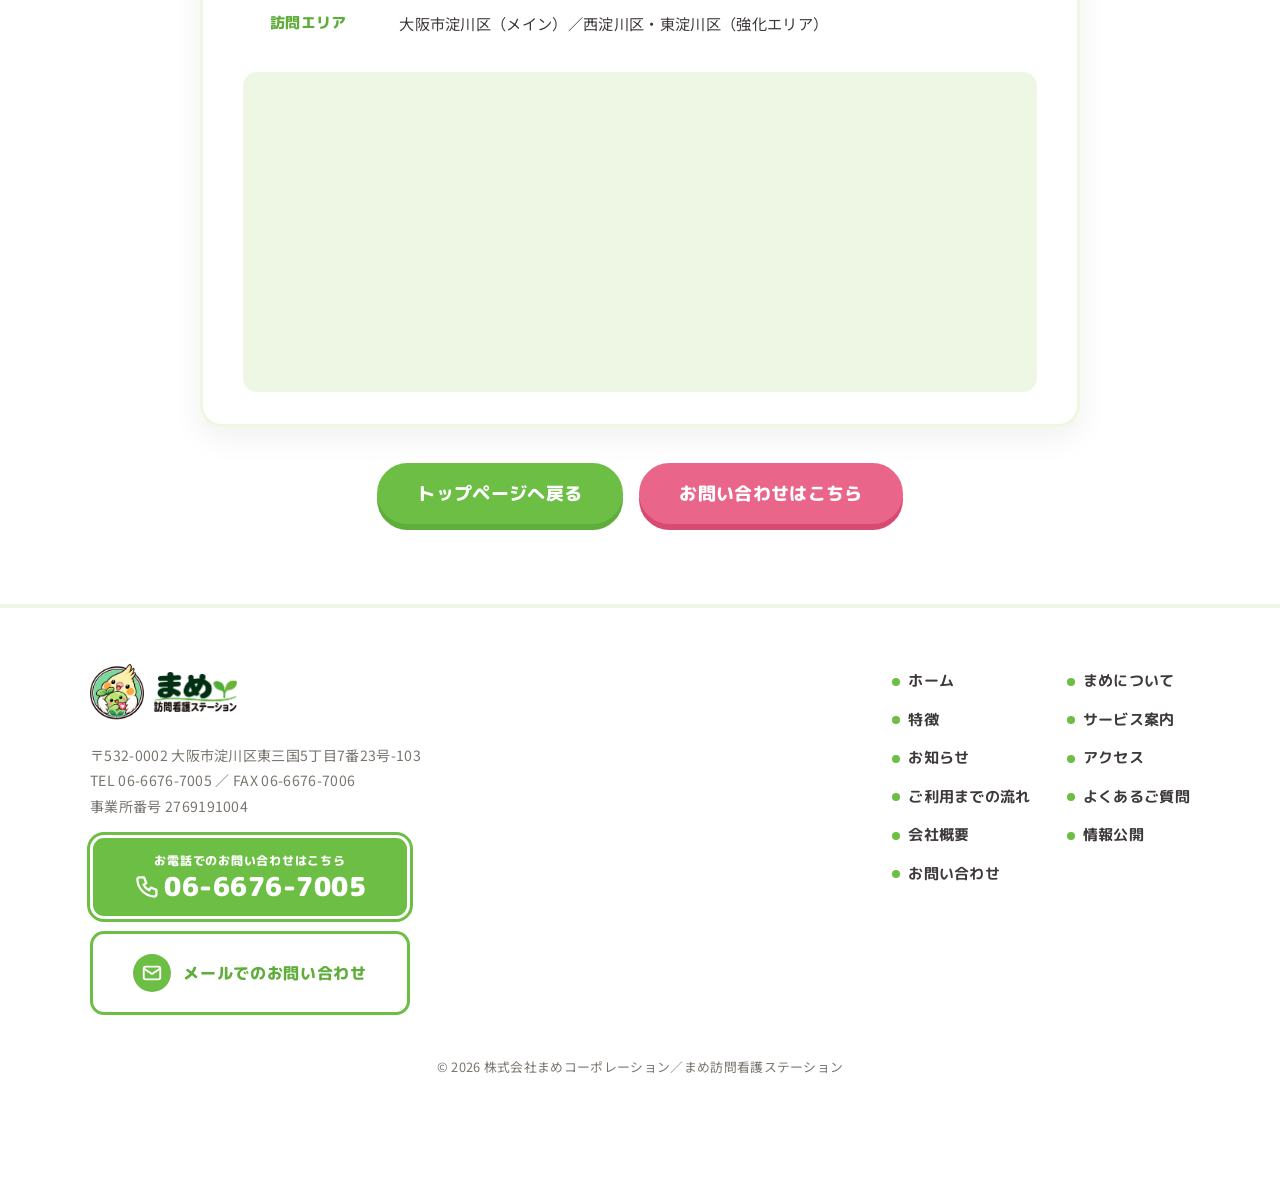
<file: company.html>
<!DOCTYPE html>
<html lang="ja">
<head>
<meta charset="UTF-8">
<meta name="viewport" content="width=device-width, initial-scale=1">
<title>会社概要｜大阪市淀川区の訪問看護ステーション まめ</title>
<meta name="description" content="まめ訪問看護ステーションを運営する株式会社まめコーポレーションの会社概要。所在地・設立・資本金・代表者・事業内容をご紹介します。">
<meta property="og:title" content="会社概要｜まめ訪問看護ステーション">
<meta property="og:description" content="あなたの「いつも」を支えたい。ご自宅で安心して過ごせるように、看護師がご自宅に訪問します。24時間対応・365日定休日なし。">
<meta property="og:type" content="website">
<meta property="og:image" content="assets/img/logo-full.png">
<link rel="icon" href="assets/img/favicon.png" type="image/png">
<link rel="preconnect" href="https://fonts.googleapis.com">
<link rel="preconnect" href="https://fonts.gstatic.com" crossorigin>
<link href="https://fonts.googleapis.com/css2?family=M+PLUS+Rounded+1c:wght@500;700;800;900&family=Noto+Sans+JP:wght@400;500;700&family=Quicksand:wght@600;700&display=swap" rel="stylesheet">
<link rel="stylesheet" href="assets/css/style.css?v=20260923">
</head>
<body>

<!-- ===== HEADER ===== -->
<header class="header" id="header">
  <div class="header__inner">
    <a href="index.html" class="logo" aria-label="まめ訪問看護ステーション ホーム">
      <img src="assets/img/logo-emblem.png" alt="" class="logo__mark" width="1121" height="1181"><img src="assets/img/logo-text.png" alt="まめ訪問看護ステーション" class="logo__txt" width="1338" height="643">
      
    </a>

    <nav class="gnav" id="gnav" aria-label="グローバルナビゲーション">
      <ul>
        <li><a href="index.html"><span class="gnav__icon"><svg viewBox="0 0 24 24"><path d="M3 11.5 12 4l9 7.5"/><path d="M5.5 10v10h13V10"/><path d="M10 20v-6h4v6"/></svg></span><span class="gnav__jp">ホーム</span><span class="gnav__en">HOME</span></a></li>
        <li><a href="index.html#feature"><span class="gnav__icon"><svg viewBox="0 0 24 24"><path d="M12 20s-7-4.4-7-10a4 4 0 0 1 7-2.6A4 4 0 0 1 19 10c0 5.6-7 10-7 10z"/></svg></span><span class="gnav__jp">特徴</span><span class="gnav__en">FEATURE</span></a></li>
        <li><a href="index.html#service"><span class="gnav__icon"><svg viewBox="0 0 24 24"><path d="M12 3v18M3 12h18"/><rect x="5" y="5" width="14" height="14" rx="4"/></svg></span><span class="gnav__jp">サービス案内</span><span class="gnav__en">SERVICE</span></a></li>
        <li><a href="index.html#topics"><span class="gnav__icon"><svg viewBox="0 0 24 24"><path d="M4 6h16v13H4z"/><path d="M4 10h16M8 3v4M16 3v4"/></svg></span><span class="gnav__jp">お知らせ</span><span class="gnav__en">TOPICS</span></a></li>
        <li><a href="index.html#access"><span class="gnav__icon"><svg viewBox="0 0 24 24"><path d="M12 21s-6-5.7-6-11a6 6 0 0 1 12 0c0 5.3-6 11-6 11z"/><circle cx="12" cy="10" r="2.2"/></svg></span><span class="gnav__jp">アクセス</span><span class="gnav__en">ACCESS</span></a></li>
        <li><a href="index.html#flow"><span class="gnav__icon"><svg viewBox="0 0 24 24"><path d="M4 7h10M4 12h16M4 17h12"/><path d="m17 5 3 2-3 2"/></svg></span><span class="gnav__jp">ご利用までの流れ</span><span class="gnav__en">FLOW</span></a></li>
        <li class="gnav__contact"><a href="contact.html"><span class="gnav__jp">お問い合わせ・ご相談はこちら</span></a></li>
      </ul>
    </nav>

    <a href="contact.html#form" class="btn btn--green header__cta">お問い合わせ</a>
    <button class="menu-btn" id="menuBtn" aria-label="メニューを開く" aria-expanded="false" aria-controls="gnav"><span></span><span></span><span></span></button>
  </div>
</header>

<main id="top" class="page">

<div class="page-title">
  <div class="container">
    <p class="page-title__en">COMPANY</p>
    <h1 class="page-title__jp">会社概要</h1>
  </div>
</div>

<section class="section page-lead company-page">
  <div class="container">
    <p class="page-lead__text reveal">まめ訪問看護ステーションは、株式会社まめコーポレーションが運営しています。</p>

    <div class="company-card reveal">
      <h2 class="company-card__title">運営会社</h2>
      <table class="access__table access__table--company">
        <tbody>
          <tr><th>会社名</th><td>株式会社まめコーポレーション</td></tr>
          <tr><th>所在地</th><td>大阪府大阪市淀川区野中北1丁目2番37号<br>アメニティー新大阪2番館1-A</td></tr>
          <tr><th>TEL</th><td><a href="tel:0677774801">06-7777-4801</a></td></tr>
          <tr><th>会社設立</th><td>令和3年2月19日</td></tr>
          <tr><th>資本金</th><td>金100万円</td></tr>
          <tr><th>代表者</th><td>代表取締役　東野 真英<br>共同代表　鏡堂 太一</td></tr>
          <tr><th>事業内容</th><td>訪問看護事業（まめ訪問看護ステーションの運営）<br>グループホームの運営（2026年12月開設予定）<br>居住サポート住宅のご紹介・住まいに関するご相談</td></tr>
        </tbody>
      </table>
    </div>

    <div class="company-card reveal" style="--d:.1s">
      <h2 class="company-card__title">事業所</h2>
      <table class="access__table access__table--company">
        <tbody>
          <tr><th>事業所名</th><td>まめ訪問看護ステーション</td></tr>
          <tr><th>所在地</th><td>〒532-0002<br>大阪市淀川区東三国5丁目7番23号-103</td></tr>
          <tr><th>TEL</th><td><a href="tel:0666767005">06-6676-7005</a></td></tr>
          <tr><th>FAX</th><td>06-6676-7006</td></tr>
          <tr><th>メール</th><td><a href="mailto:omamecp@gmail.com">omamecp@gmail.com</a></td></tr>
          <tr><th>事業所番号</th><td>2769191004</td></tr>
          <tr><th>対応時間</th><td>24時間対応／365日（土日祝も対応）</td></tr>
          <tr><th>訪問エリア</th><td>大阪市淀川区（メイン）／西淀川区・東淀川区（強化エリア）</td></tr>
        </tbody>
      </table>
      <div class="company-card__map">
        <iframe src="https://www.google.com/maps?q=%E5%A4%A7%E9%98%AA%E5%B8%82%E6%B7%80%E5%B7%9D%E5%8C%BA%E6%9D%B1%E4%B8%89%E5%9B%BD5%E4%B8%81%E7%9B%AE7%E7%95%AA23%E5%8F%B7&z=16&output=embed" width="100%" height="100%" style="border:0" allowfullscreen="" loading="lazy" referrerpolicy="no-referrer-when-downgrade" title="まめ訪問看護ステーション 地図"></iframe>
      </div>
    </div>

    <div class="company-page__btns reveal" style="--d:.15s">
      <a href="index.html" class="btn btn--green btn--lg">トップページへ戻る</a>
      <a href="contact.html" class="btn btn--pink btn--lg">お問い合わせはこちら</a>
    </div>
  </div>
</section>

</main>

<!-- ===== FOOTER ===== -->
<footer class="footer">
  <div class="container footer__inner">
    <div class="footer__brand">
      <a href="index.html" class="logo">
        <img src="assets/img/logo-emblem.png" alt="" class="logo__mark" width="1121" height="1181"><img src="assets/img/logo-text.png" alt="まめ訪問看護ステーション" class="logo__txt" width="1338" height="643">
        
      </a>
      <p class="footer__addr">〒532-0002 大阪市淀川区東三国5丁目7番23号-103<br>TEL 06-6676-7005 ／ FAX 06-6676-7006<br>事業所番号 2769191004</p>
      <div class="footer__btns"><a href="tel:0666767005" class="cbtn cbtn--tel cbtn--sm"><span class="cbtn__label">お電話でのお問い合わせはこちら</span><span class="cbtn__tel"><svg viewBox="0 0 24 24" class="cbtn__telico"><path d="M5 4h4l2 5-2.5 1.5a11 11 0 0 0 5 5L15 13l5 2v4a2 2 0 0 1-2 2A16 16 0 0 1 3 6a2 2 0 0 1 2-2z"/></svg>06-6676-7005</span></a><a href="contact.html#form" class="cbtn cbtn--mail cbtn--sm"><span class="cbtn__mailico"><svg viewBox="0 0 24 24"><rect x="3" y="5" width="18" height="14" rx="2"/><path d="m3 7 9 6 9-6"/></svg></span><span class="cbtn__mailtxt">メールでのお問い合わせ</span></a></div>
    </div>
    <nav class="footer__nav" aria-label="フッターナビゲーション">
      <ul>
        <li><a href="index.html">ホーム</a></li>
        <li><a href="index.html#about">まめについて</a></li>
        <li><a href="index.html#feature">特徴</a></li>
        <li><a href="index.html#service">サービス案内</a></li>
        <li><a href="index.html#topics">お知らせ</a></li>
        <li><a href="index.html#access">アクセス</a></li>
        <li><a href="index.html#flow">ご利用までの流れ</a></li>
        <li><a href="index.html#faq">よくあるご質問</a></li>
        <li><a href="company.html">会社概要</a></li>
        <li><a href="disclosure.html">情報公開</a></li>
        <li><a href="contact.html">お問い合わせ</a></li>
      </ul>
    </nav>
  </div>
  <p class="footer__copy">© <span id="year">2026</span> 株式会社まめコーポレーション／まめ訪問看護ステーション</p>
</footer>

<!-- ===== モバイル固定CTA ===== -->
<div class="sp-cta" aria-label="お問い合わせ">
  <a href="tel:0666767005" class="sp-cta__btn sp-cta__btn--tel"><svg viewBox="0 0 24 24" class="ico"><path d="M5 4h4l2 5-2.5 1.5a11 11 0 0 0 5 5L15 13l5 2v4a2 2 0 0 1-2 2A16 16 0 0 1 3 6a2 2 0 0 1 2-2z"/></svg>電話で相談</a>
  <a href="https://lin.ee/zb4ASOh" target="_blank" rel="noopener" class="sp-cta__btn sp-cta__btn--line">LINEで相談</a>
</div>

<a href="index.html" class="pagetop" id="pagetop" aria-label="ページの先頭へ"><svg viewBox="0 0 24 24"><path d="m6 14 6-6 6 6"/></svg></a>

<script src="assets/js/main.js?v=20260923b"></script>
</body>
</html>
</file>
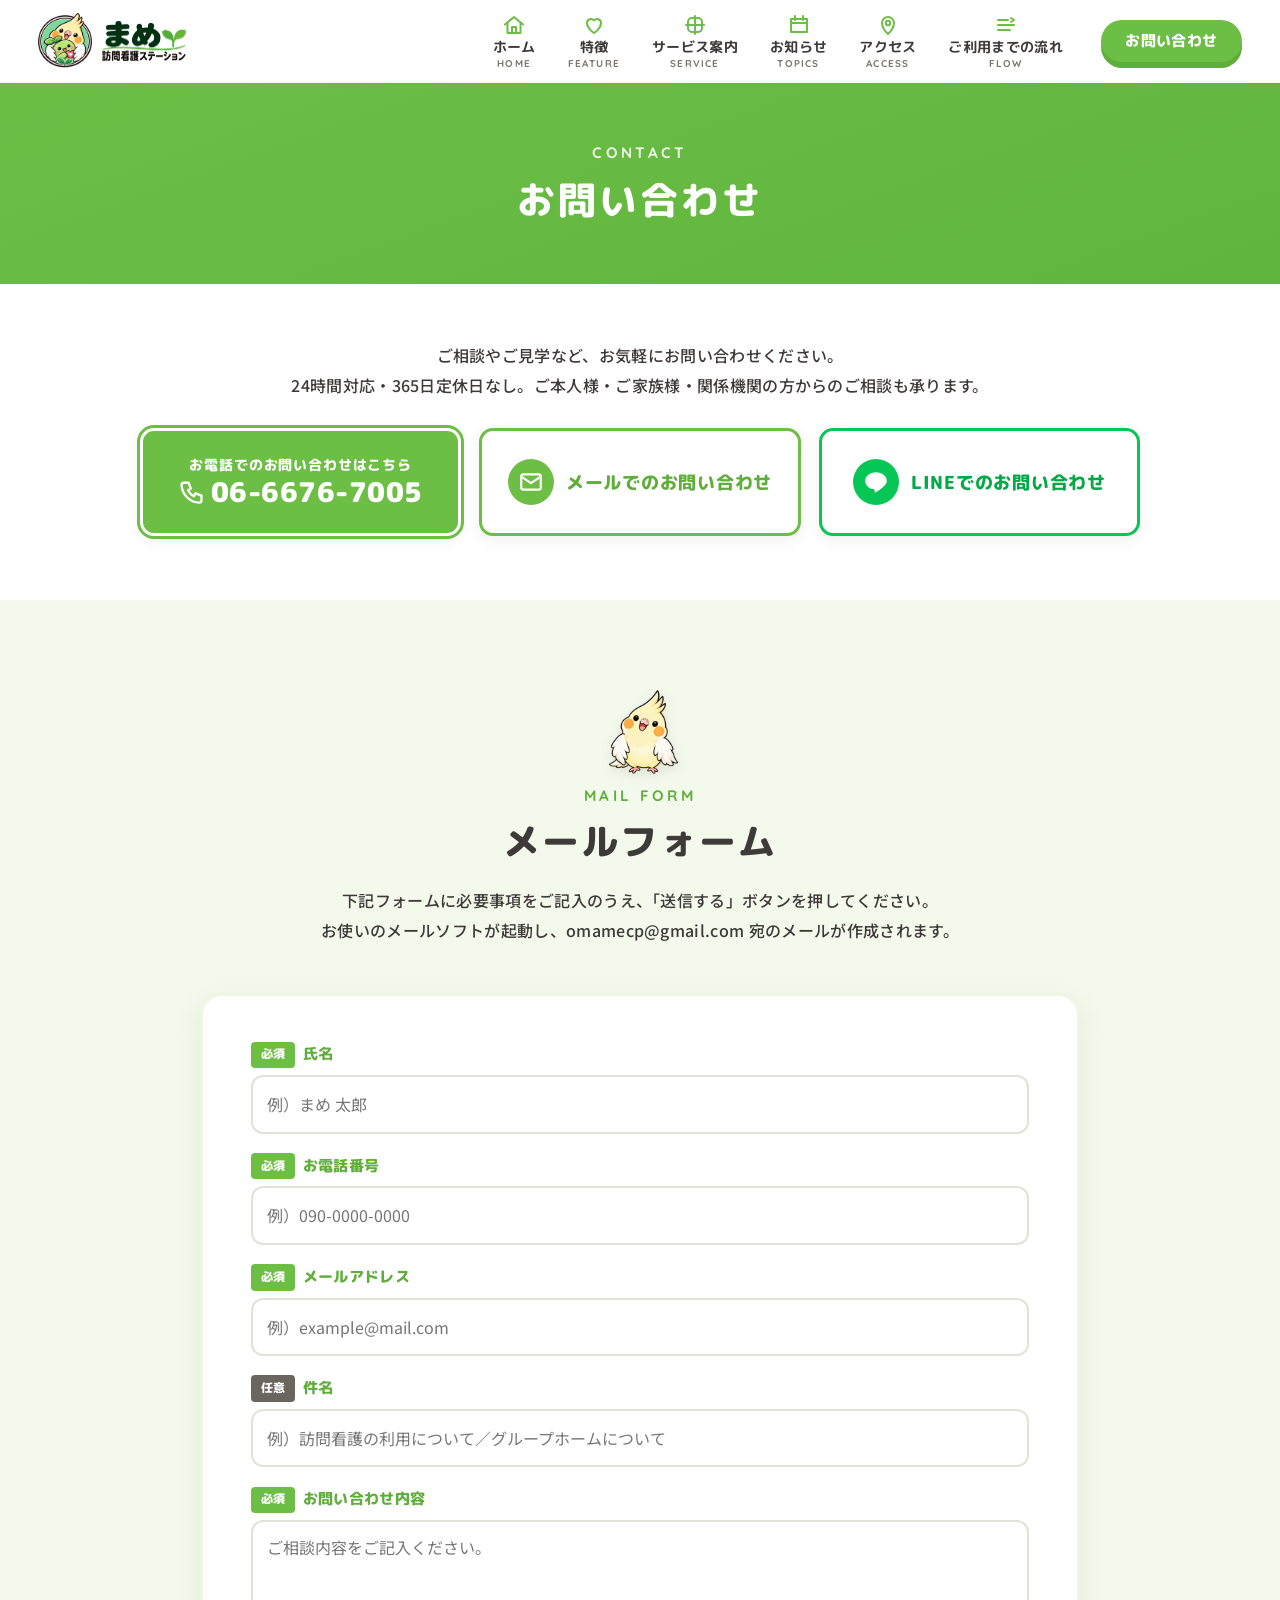
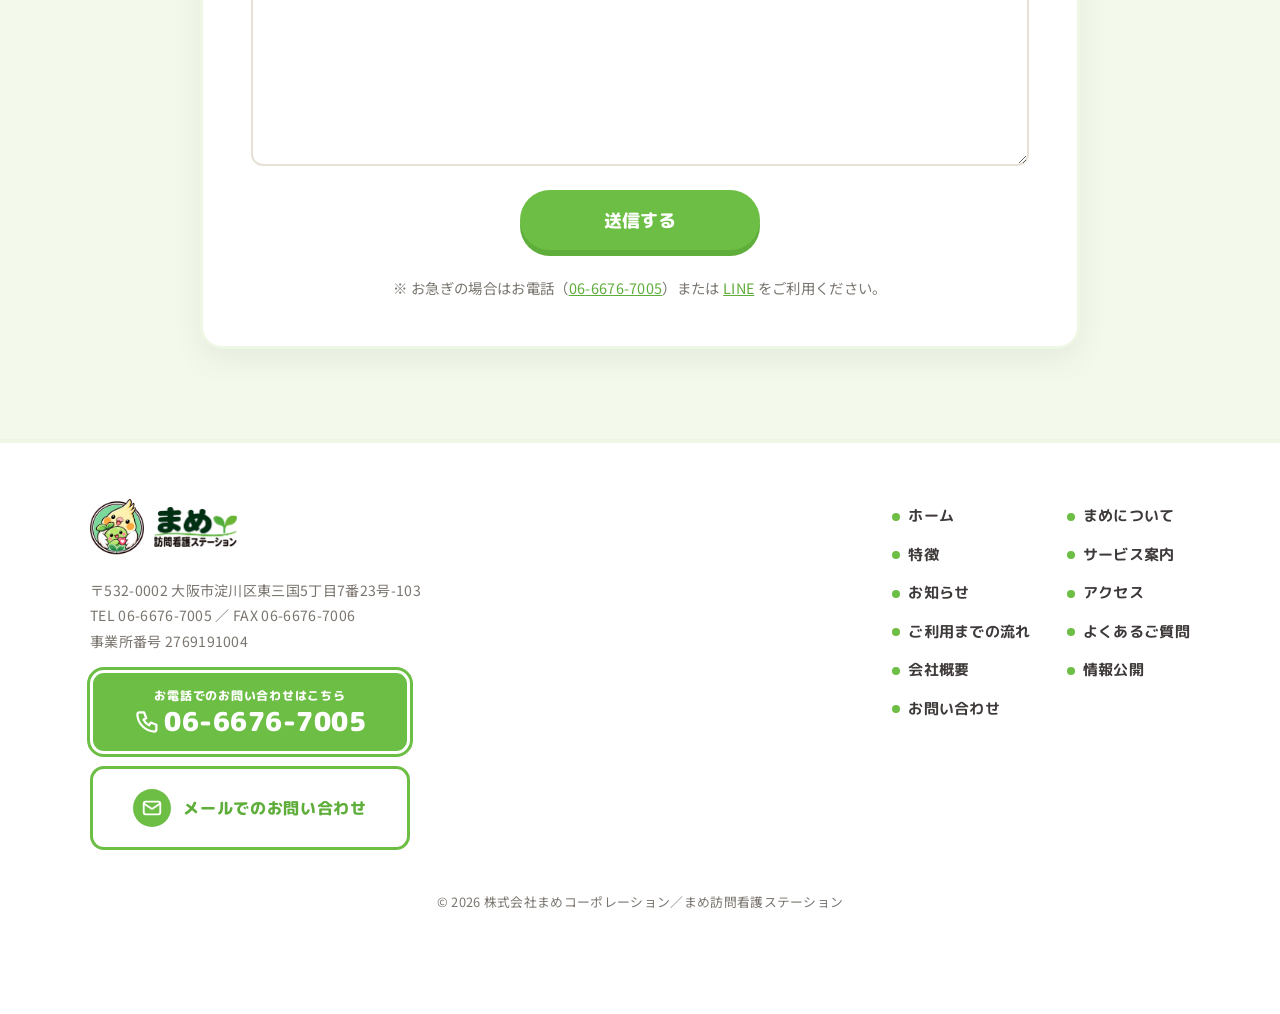
<file: contact.html>
<!DOCTYPE html>
<html lang="ja">
<head>
<meta charset="UTF-8">
<meta name="viewport" content="width=device-width, initial-scale=1">
<title>お問い合わせ｜大阪市淀川区の訪問看護ステーション まめ</title>
<meta name="description" content="まめ訪問看護ステーション（大阪市淀川区）へのお問い合わせページ。お電話・LINE・メールフォームで24時間365日ご相談を受け付けています。">
<meta property="og:title" content="お問い合わせ｜まめ訪問看護ステーション">
<meta property="og:description" content="あなたの「いつも」を支えたい。ご自宅で安心して過ごせるように、看護師がご自宅に訪問します。24時間対応・365日定休日なし。">
<meta property="og:type" content="website">
<meta name="robots" content="noindex, nofollow">
<meta property="og:image" content="assets/img/logo-full.png">
<link rel="icon" href="assets/img/favicon.png" type="image/png">
<link rel="preconnect" href="https://fonts.googleapis.com">
<link rel="preconnect" href="https://fonts.gstatic.com" crossorigin>
<link href="https://fonts.googleapis.com/css2?family=M+PLUS+Rounded+1c:wght@500;700;800;900&family=Noto+Sans+JP:wght@400;500;700&family=Quicksand:wght@600;700&display=swap" rel="stylesheet">
<link rel="stylesheet" href="assets/css/style.css?v=20260923">
</head>
<body>

<!-- ===== HEADER ===== -->
<header class="header" id="header">
  <div class="header__inner">
    <a href="index.html" class="logo" aria-label="まめ訪問看護ステーション ホーム">
      <img src="assets/img/logo-emblem.png" alt="" class="logo__mark" width="1121" height="1181"><img src="assets/img/logo-text.png" alt="まめ訪問看護ステーション" class="logo__txt" width="1338" height="643">
      
    </a>

    <nav class="gnav" id="gnav" aria-label="グローバルナビゲーション">
      <ul>
        <li><a href="index.html"><span class="gnav__icon"><svg viewBox="0 0 24 24"><path d="M3 11.5 12 4l9 7.5"/><path d="M5.5 10v10h13V10"/><path d="M10 20v-6h4v6"/></svg></span><span class="gnav__jp">ホーム</span><span class="gnav__en">HOME</span></a></li>
        <li><a href="index.html#feature"><span class="gnav__icon"><svg viewBox="0 0 24 24"><path d="M12 20s-7-4.4-7-10a4 4 0 0 1 7-2.6A4 4 0 0 1 19 10c0 5.6-7 10-7 10z"/></svg></span><span class="gnav__jp">特徴</span><span class="gnav__en">FEATURE</span></a></li>
        <li><a href="index.html#service"><span class="gnav__icon"><svg viewBox="0 0 24 24"><path d="M12 3v18M3 12h18"/><rect x="5" y="5" width="14" height="14" rx="4"/></svg></span><span class="gnav__jp">サービス案内</span><span class="gnav__en">SERVICE</span></a></li>
        <li><a href="index.html#topics"><span class="gnav__icon"><svg viewBox="0 0 24 24"><path d="M4 6h16v13H4z"/><path d="M4 10h16M8 3v4M16 3v4"/></svg></span><span class="gnav__jp">お知らせ</span><span class="gnav__en">TOPICS</span></a></li>
        <li><a href="index.html#access"><span class="gnav__icon"><svg viewBox="0 0 24 24"><path d="M12 21s-6-5.7-6-11a6 6 0 0 1 12 0c0 5.3-6 11-6 11z"/><circle cx="12" cy="10" r="2.2"/></svg></span><span class="gnav__jp">アクセス</span><span class="gnav__en">ACCESS</span></a></li>
        <li><a href="index.html#flow"><span class="gnav__icon"><svg viewBox="0 0 24 24"><path d="M4 7h10M4 12h16M4 17h12"/><path d="m17 5 3 2-3 2"/></svg></span><span class="gnav__jp">ご利用までの流れ</span><span class="gnav__en">FLOW</span></a></li>
        <li class="gnav__contact"><a href="contact.html"><span class="gnav__jp">お問い合わせ・ご相談はこちら</span></a></li>
      </ul>
    </nav>

    <a href="contact.html#form" class="btn btn--green header__cta">お問い合わせ</a>
    <button class="menu-btn" id="menuBtn" aria-label="メニューを開く" aria-expanded="false" aria-controls="gnav"><span></span><span></span><span></span></button>
  </div>
</header>

<main id="top" class="page">

<!-- ===== ページタイトル ===== -->
<div class="page-title">
  <div class="container">
    <p class="page-title__en">CONTACT</p>
    <h1 class="page-title__jp">お問い合わせ</h1>
  </div>
</div>

<!-- ===== 連絡手段 ===== -->
<section class="section page-lead">
  <div class="container">
    <p class="page-lead__text reveal">ご相談やご見学など、お気軽にお問い合わせください。<br>24時間対応・365日定休日なし。ご本人様・ご家族様・関係機関の方からのご相談も承ります。</p>
    <div class="contact__btns contact__btns--row reveal">
      <a href="tel:0666767005" class="cbtn cbtn--tel">
        <span class="cbtn__label">お電話でのお問い合わせはこちら</span>
        <span class="cbtn__tel"><svg viewBox="0 0 24 24" class="cbtn__telico"><path d="M5 4h4l2 5-2.5 1.5a11 11 0 0 0 5 5L15 13l5 2v4a2 2 0 0 1-2 2A16 16 0 0 1 3 6a2 2 0 0 1 2-2z"/></svg>06-6676-7005</span>
      </a>
      <a href="#form" class="cbtn cbtn--mail">
        <span class="cbtn__mailico"><svg viewBox="0 0 24 24"><rect x="3" y="5" width="18" height="14" rx="2"/><path d="m3 7 9 6 9-6"/></svg></span>
        <span class="cbtn__mailtxt">メールでのお問い合わせ</span>
      </a>
      <a href="https://lin.ee/zb4ASOh" target="_blank" rel="noopener" class="cbtn cbtn--line">
        <span class="cbtn__mailico cbtn__mailico--line"><svg viewBox="0 0 24 24"><path d="M12 3C6.5 3 2 6.6 2 11c0 3.9 3.4 7.1 8 7.8.3.1.7.2.8.5.1.2.1.6 0 .9l-.1.8c0 .3-.2 1 .9.5s5.8-3.4 7.9-5.9C21.1 14.1 22 12.6 22 11c0-4.4-4.5-8-10-8z"/></svg></span>
        <span class="cbtn__mailtxt">LINEでのお問い合わせ</span>
      </a>
    </div>
  </div>
</section>

<!-- ===== メールフォーム ===== -->
<section class="section section--mint" id="form">
  <div class="container">
    <header class="sec-head reveal">
      <span class="sec-head__mark" aria-hidden="true"><img src="assets/img/mark-bird.png" alt="" width="240" height="240"></span>
      <span class="sec-head__en">MAIL FORM</span>
      <h2 class="sec-head__jp">メールフォーム</h2>
      <p class="sec-head__lead">下記フォームに必要事項をご記入のうえ、「送信する」ボタンを押してください。<br>お使いのメールソフトが起動し、omamecp@gmail.com 宛のメールが作成されます。</p>
    </header>

    <div class="form-card reveal">
      <form class="mail-form" id="mailForm" novalidate>
        <label class="mail-form__field">
          <span class="mail-form__label"><em>必須</em>氏名</span>
          <input type="text" name="name" autocomplete="name" placeholder="例）まめ 太郎" required>
        </label>
        <label class="mail-form__field">
          <span class="mail-form__label"><em>必須</em>お電話番号</span>
          <input type="tel" name="tel" autocomplete="tel" placeholder="例）090-0000-0000" required>
        </label>
        <label class="mail-form__field">
          <span class="mail-form__label"><em>必須</em>メールアドレス</span>
          <input type="email" name="email" autocomplete="email" placeholder="例）example@mail.com" required>
        </label>
        <label class="mail-form__field">
          <span class="mail-form__label"><small>任意</small>件名</span>
          <input type="text" name="subject" placeholder="例）訪問看護の利用について／グループホームについて">
        </label>
        <label class="mail-form__field">
          <span class="mail-form__label"><em>必須</em>お問い合わせ内容</span>
          <textarea name="body" rows="8" placeholder="ご相談内容をご記入ください。" required></textarea>
        </label>
        <p class="mail-form__error" id="mailFormError" hidden>必須項目をご入力ください。</p>
        <button type="submit" class="btn btn--green btn--lg mail-form__submit">送信する</button>
        <p class="contact__note">※ お急ぎの場合はお電話（<a href="tel:0666767005">06-6676-7005</a>）または <a href="https://lin.ee/zb4ASOh" target="_blank" rel="noopener">LINE</a> をご利用ください。</p>
      </form>
    </div>
  </div>
</section>

</main>

<!-- ===== FOOTER ===== -->
<footer class="footer">
  <div class="container footer__inner">
    <div class="footer__brand">
      <a href="index.html" class="logo">
        <img src="assets/img/logo-emblem.png" alt="" class="logo__mark" width="1121" height="1181"><img src="assets/img/logo-text.png" alt="まめ訪問看護ステーション" class="logo__txt" width="1338" height="643">
        
      </a>
      <p class="footer__addr">〒532-0002 大阪市淀川区東三国5丁目7番23号-103<br>TEL 06-6676-7005 ／ FAX 06-6676-7006<br>事業所番号 2769191004</p>
      <div class="footer__btns"><a href="tel:0666767005" class="cbtn cbtn--tel cbtn--sm"><span class="cbtn__label">お電話でのお問い合わせはこちら</span><span class="cbtn__tel"><svg viewBox="0 0 24 24" class="cbtn__telico"><path d="M5 4h4l2 5-2.5 1.5a11 11 0 0 0 5 5L15 13l5 2v4a2 2 0 0 1-2 2A16 16 0 0 1 3 6a2 2 0 0 1 2-2z"/></svg>06-6676-7005</span></a><a href="contact.html#form" class="cbtn cbtn--mail cbtn--sm"><span class="cbtn__mailico"><svg viewBox="0 0 24 24"><rect x="3" y="5" width="18" height="14" rx="2"/><path d="m3 7 9 6 9-6"/></svg></span><span class="cbtn__mailtxt">メールでのお問い合わせ</span></a></div>
    </div>
    <nav class="footer__nav" aria-label="フッターナビゲーション">
      <ul>
        <li><a href="index.html">ホーム</a></li>
        <li><a href="index.html#about">まめについて</a></li>
        <li><a href="index.html#feature">特徴</a></li>
        <li><a href="index.html#service">サービス案内</a></li>
        <li><a href="index.html#topics">お知らせ</a></li>
        <li><a href="index.html#access">アクセス</a></li>
        <li><a href="index.html#flow">ご利用までの流れ</a></li>
        <li><a href="index.html#faq">よくあるご質問</a></li>
        <li><a href="company.html">会社概要</a></li>
        <li><a href="disclosure.html">情報公開</a></li>
        <li><a href="contact.html">お問い合わせ</a></li>
      </ul>
    </nav>
  </div>
  <p class="footer__copy">© <span id="year">2026</span> 株式会社まめコーポレーション／まめ訪問看護ステーション</p>
</footer>

<!-- ===== モバイル固定CTA ===== -->
<div class="sp-cta" aria-label="お問い合わせ">
  <a href="tel:0666767005" class="sp-cta__btn sp-cta__btn--tel"><svg viewBox="0 0 24 24" class="ico"><path d="M5 4h4l2 5-2.5 1.5a11 11 0 0 0 5 5L15 13l5 2v4a2 2 0 0 1-2 2A16 16 0 0 1 3 6a2 2 0 0 1 2-2z"/></svg>電話で相談</a>
  <a href="https://lin.ee/zb4ASOh" target="_blank" rel="noopener" class="sp-cta__btn sp-cta__btn--line">LINEで相談</a>
</div>

<a href="index.html" class="pagetop" id="pagetop" aria-label="ページの先頭へ"><svg viewBox="0 0 24 24"><path d="m6 14 6-6 6 6"/></svg></a>

<script src="assets/js/main.js?v=20260923b"></script>
</body>
</html>
</file>
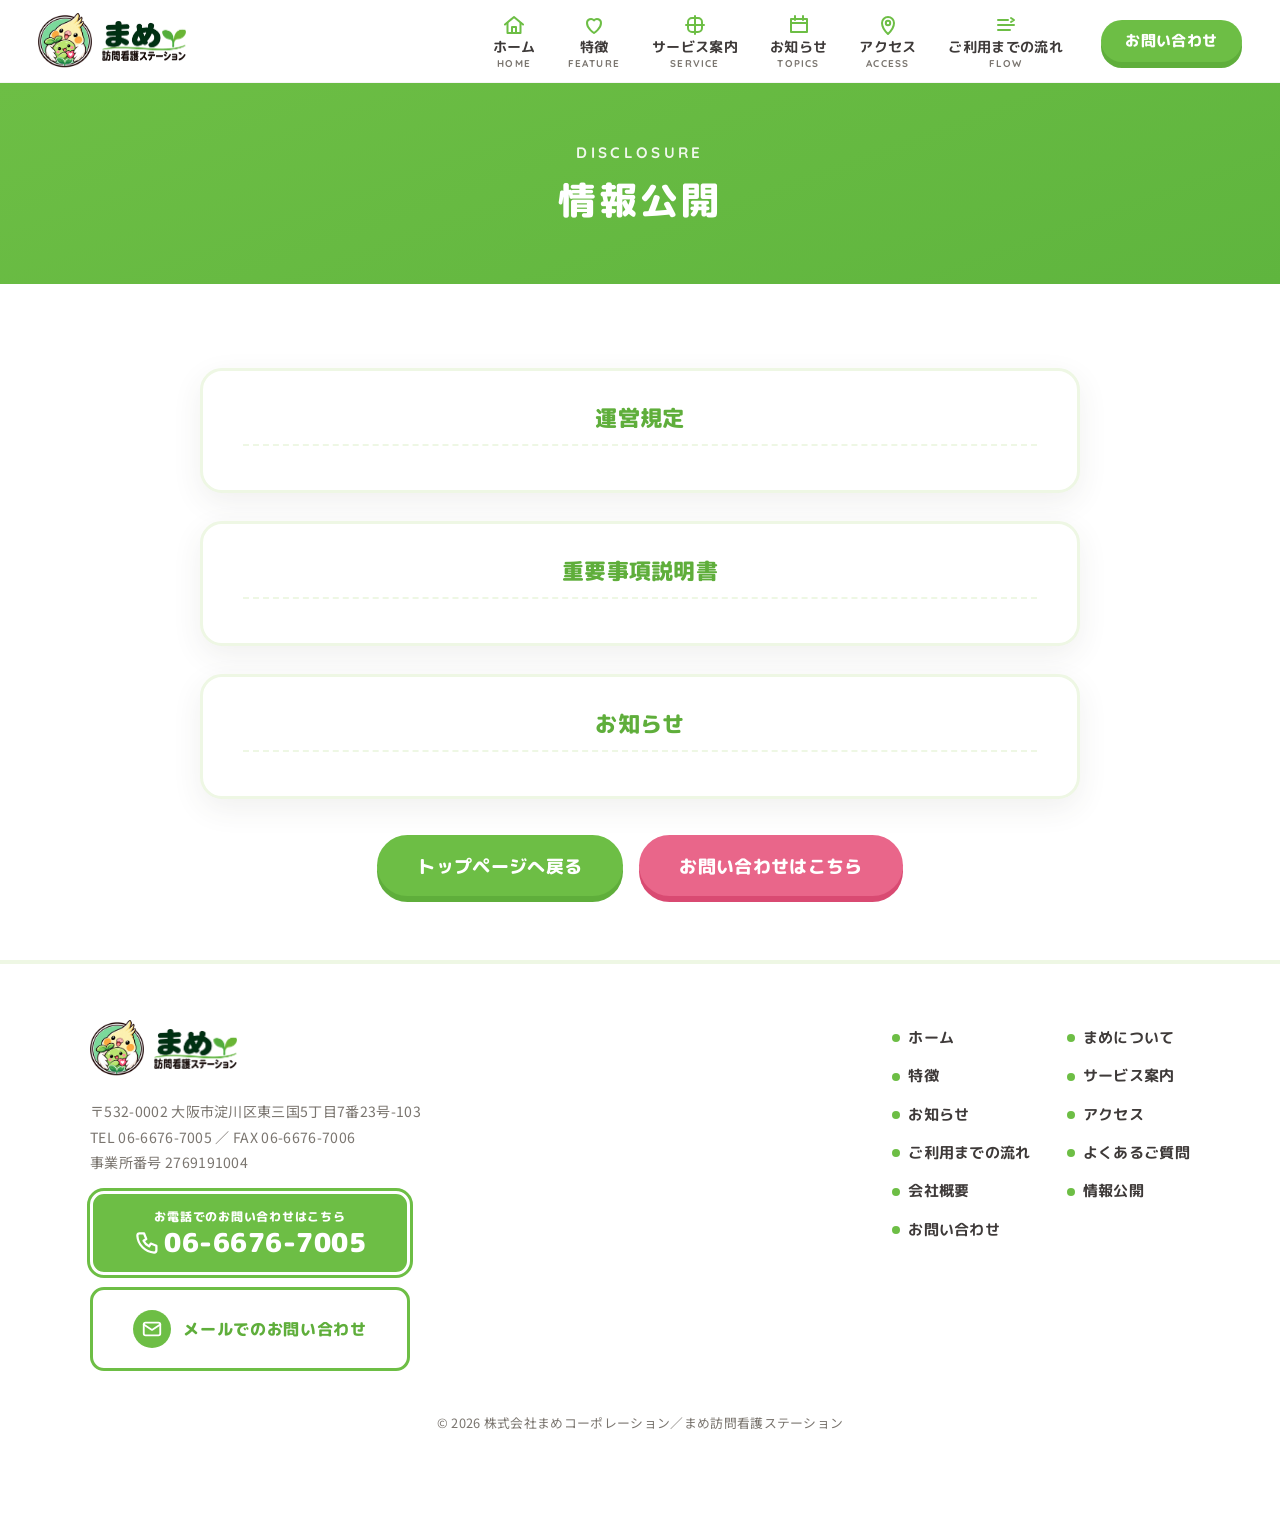
<file: disclosure.html>
<!DOCTYPE html>
<html lang="ja">
<head>
<meta charset="UTF-8">
<meta name="viewport" content="width=device-width, initial-scale=1">
<title>情報公開｜大阪市淀川区の訪問看護ステーション まめ</title>
<meta name="description" content="まめ訪問看護ステーションの情報公開ページ。運営規定・重要事項説明書・お知らせを掲載しています。">
<meta property="og:title" content="情報公開｜まめ訪問看護ステーション">
<meta property="og:description" content="あなたの「いつも」を支えたい。ご自宅で安心して過ごせるように、看護師がご自宅に訪問します。24時間対応・365日定休日なし。">
<meta property="og:type" content="website">
<meta property="og:image" content="assets/img/logo-full.png">
<link rel="icon" href="assets/img/favicon.png" type="image/png">
<link rel="preconnect" href="https://fonts.googleapis.com">
<link rel="preconnect" href="https://fonts.gstatic.com" crossorigin>
<link href="https://fonts.googleapis.com/css2?family=M+PLUS+Rounded+1c:wght@500;700;800;900&family=Noto+Sans+JP:wght@400;500;700&family=Quicksand:wght@600;700&display=swap" rel="stylesheet">
<link rel="stylesheet" href="assets/css/style.css?v=20260923">
</head>
<body>

<!-- ===== HEADER ===== -->
<header class="header" id="header">
  <div class="header__inner">
    <a href="index.html" class="logo" aria-label="まめ訪問看護ステーション ホーム">
      <img src="assets/img/logo-emblem.png" alt="" class="logo__mark" width="1121" height="1181"><img src="assets/img/logo-text.png" alt="まめ訪問看護ステーション" class="logo__txt" width="1338" height="643">

    </a>

    <nav class="gnav" id="gnav" aria-label="グローバルナビゲーション">
      <ul>
        <li><a href="index.html"><span class="gnav__icon"><svg viewBox="0 0 24 24"><path d="M3 11.5 12 4l9 7.5"/><path d="M5.5 10v10h13V10"/><path d="M10 20v-6h4v6"/></svg></span><span class="gnav__jp">ホーム</span><span class="gnav__en">HOME</span></a></li>
        <li><a href="index.html#feature"><span class="gnav__icon"><svg viewBox="0 0 24 24"><path d="M12 20s-7-4.4-7-10a4 4 0 0 1 7-2.6A4 4 0 0 1 19 10c0 5.6-7 10-7 10z"/></svg></span><span class="gnav__jp">特徴</span><span class="gnav__en">FEATURE</span></a></li>
        <li><a href="index.html#service"><span class="gnav__icon"><svg viewBox="0 0 24 24"><path d="M12 3v18M3 12h18"/><rect x="5" y="5" width="14" height="14" rx="4"/></svg></span><span class="gnav__jp">サービス案内</span><span class="gnav__en">SERVICE</span></a></li>
        <li><a href="index.html#topics"><span class="gnav__icon"><svg viewBox="0 0 24 24"><path d="M4 6h16v13H4z"/><path d="M4 10h16M8 3v4M16 3v4"/></svg></span><span class="gnav__jp">お知らせ</span><span class="gnav__en">TOPICS</span></a></li>
        <li><a href="index.html#access"><span class="gnav__icon"><svg viewBox="0 0 24 24"><path d="M12 21s-6-5.7-6-11a6 6 0 0 1 12 0c0 5.3-6 11-6 11z"/><circle cx="12" cy="10" r="2.2"/></svg></span><span class="gnav__jp">アクセス</span><span class="gnav__en">ACCESS</span></a></li>
        <li><a href="index.html#flow"><span class="gnav__icon"><svg viewBox="0 0 24 24"><path d="M4 7h10M4 12h16M4 17h12"/><path d="m17 5 3 2-3 2"/></svg></span><span class="gnav__jp">ご利用までの流れ</span><span class="gnav__en">FLOW</span></a></li>
        <li class="gnav__contact"><a href="contact.html"><span class="gnav__jp">お問い合わせ・ご相談はこちら</span></a></li>
      </ul>
    </nav>

    <a href="contact.html#form" class="btn btn--green header__cta">お問い合わせ</a>
    <button class="menu-btn" id="menuBtn" aria-label="メニューを開く" aria-expanded="false" aria-controls="gnav"><span></span><span></span><span></span></button>
  </div>
</header>

<main id="top" class="page">

<div class="page-title">
  <div class="container">
    <p class="page-title__en">DISCLOSURE</p>
    <h1 class="page-title__jp">情報公開</h1>
  </div>
</div>

<section class="section page-lead disclosure-page">
  <div class="container">

    <!-- ▼ここから中身は空です。準備ができ次第、各項目を追記してください。 -->

    <!-- 運営規定 -->
    <div class="company-card reveal">
      <h2 class="company-card__title">運営規定</h2>
      <!-- ここに運営規定（PDFリンク等）を追加 -->
    </div>

    <!-- 重要事項説明書 -->
    <div class="company-card reveal" style="--d:.1s">
      <h2 class="company-card__title">重要事項説明書</h2>
      <!-- ここに重要事項説明書（PDFリンク等）を追加 -->
    </div>

    <!-- お知らせ -->
    <div class="company-card reveal" style="--d:.15s">
      <h2 class="company-card__title">お知らせ</h2>
      <!-- ここにお知らせを追加 -->
    </div>

    <!-- ▲ここまで -->

    <div class="disclosure-page__btns company-page__btns reveal" style="--d:.2s">
      <a href="index.html" class="btn btn--green btn--lg">トップページへ戻る</a>
      <a href="contact.html" class="btn btn--pink btn--lg">お問い合わせはこちら</a>
    </div>
  </div>
</section>

</main>

<!-- ===== FOOTER ===== -->
<footer class="footer">
  <div class="container footer__inner">
    <div class="footer__brand">
      <a href="index.html" class="logo">
        <img src="assets/img/logo-emblem.png" alt="" class="logo__mark" width="1121" height="1181"><img src="assets/img/logo-text.png" alt="まめ訪問看護ステーション" class="logo__txt" width="1338" height="643">

      </a>
      <p class="footer__addr">〒532-0002 大阪市淀川区東三国5丁目7番23号-103<br>TEL 06-6676-7005 ／ FAX 06-6676-7006<br>事業所番号 2769191004</p>
      <div class="footer__btns"><a href="tel:0666767005" class="cbtn cbtn--tel cbtn--sm"><span class="cbtn__label">お電話でのお問い合わせはこちら</span><span class="cbtn__tel"><svg viewBox="0 0 24 24" class="cbtn__telico"><path d="M5 4h4l2 5-2.5 1.5a11 11 0 0 0 5 5L15 13l5 2v4a2 2 0 0 1-2 2A16 16 0 0 1 3 6a2 2 0 0 1 2-2z"/></svg>06-6676-7005</span></a><a href="contact.html#form" class="cbtn cbtn--mail cbtn--sm"><span class="cbtn__mailico"><svg viewBox="0 0 24 24"><rect x="3" y="5" width="18" height="14" rx="2"/><path d="m3 7 9 6 9-6"/></svg></span><span class="cbtn__mailtxt">メールでのお問い合わせ</span></a></div>
    </div>
    <nav class="footer__nav" aria-label="フッターナビゲーション">
      <ul>
        <li><a href="index.html">ホーム</a></li>
        <li><a href="index.html#about">まめについて</a></li>
        <li><a href="index.html#feature">特徴</a></li>
        <li><a href="index.html#service">サービス案内</a></li>
        <li><a href="index.html#topics">お知らせ</a></li>
        <li><a href="index.html#access">アクセス</a></li>
        <li><a href="index.html#flow">ご利用までの流れ</a></li>
        <li><a href="index.html#faq">よくあるご質問</a></li>
        <li><a href="company.html">会社概要</a></li>
        <li><a href="disclosure.html">情報公開</a></li>
        <li><a href="contact.html">お問い合わせ</a></li>
      </ul>
    </nav>
  </div>
  <p class="footer__copy">© <span id="year">2026</span> 株式会社まめコーポレーション／まめ訪問看護ステーション</p>
</footer>

<!-- ===== モバイル固定CTA ===== -->
<div class="sp-cta" aria-label="お問い合わせ">
  <a href="tel:0666767005" class="sp-cta__btn sp-cta__btn--tel"><svg viewBox="0 0 24 24" class="ico"><path d="M5 4h4l2 5-2.5 1.5a11 11 0 0 0 5 5L15 13l5 2v4a2 2 0 0 1-2 2A16 16 0 0 1 3 6a2 2 0 0 1 2-2z"/></svg>電話で相談</a>
  <a href="https://lin.ee/zb4ASOh" target="_blank" rel="noopener" class="sp-cta__btn sp-cta__btn--line">LINEで相談</a>
</div>

<a href="index.html" class="pagetop" id="pagetop" aria-label="ページの先頭へ"><svg viewBox="0 0 24 24"><path d="m6 14 6-6 6 6"/></svg></a>

<script src="assets/js/main.js?v=20260923b"></script>
</body>
</html>
</file>
<file: assets/css/style.css>
/* =========================================================
   まめ訪問看護ステーション LP
   参考構造: yuzuki-kango.com（やさしい・あかるい・イラスト調）
   配色: まめピンク × 若葉グリーン × ひよこイエロー × そらブルー
   ========================================================= */
:root {
  --pink: #E9668A;
  --pink-d: #D94A72;
  --pink-l: #FDE9EF;
  --green: #6DBE45;
  --green-d: #5FAE3B;
  --green-l: #EEF7E4;
  --mint: #F3FAEC;
  --yellow: #F9D85B;
  --yellow-d: #E8BF2A;
  --cream: #FFF8E1;
  --blue: #4EA6DC;
  --blue-l: #E3F2FB;
  --sky: #CDEBFB;
  --line: #06C755;
  --line-d: #05A847;
  --text: #3E3A39;
  --muted: #7A756F;
  --border: #E6E1D6;
  --white: #fff;
  --radius: 22px;
  --shadow: 0 10px 30px rgba(62, 58, 57, .08);
  --shadow-s: 0 4px 14px rgba(62, 58, 57, .08);
  --font-round: "M PLUS Rounded 1c", "Zen Maru Gothic", "Hiragino Maru Gothic ProN", "Yu Gothic", sans-serif;
  --font-body: "Noto Sans JP", "Hiragino Kaku Gothic ProN", "Yu Gothic", Meiryo, sans-serif;
  --font-en: "Quicksand", "M PLUS Rounded 1c", sans-serif;
  --header-h: 82px;
}

*, *::before, *::after { box-sizing: border-box; }
html { scroll-behavior: smooth; scroll-padding-top: var(--header-h); -webkit-text-size-adjust: 100%; }
body {
  margin: 0;
  font-family: var(--font-body);
  color: var(--text);
  background: var(--white);
  line-height: 1.9;
  font-size: 16px;
  letter-spacing: .02em;
  overflow-x: hidden;
}
img { max-width: 100%; height: auto; display: block; }
a { color: inherit; text-decoration: none; }
ul, ol { margin: 0; padding: 0; list-style: none; }
h1, h2, h3, h4 { margin: 0; font-family: var(--font-round); font-weight: 800; line-height: 1.45; }
p { margin: 0; }
table { border-collapse: collapse; width: 100%; }
svg { display: block; }
.ico { width: 1.25em; height: 1.25em; fill: none; stroke: currentColor; stroke-width: 2; stroke-linecap: round; stroke-linejoin: round; flex: none; }
.ico--fill { fill: currentColor; stroke: none; }
.sp { display: none; }
.nw { white-space: nowrap; }
.container { width: min(1100px, 92%); margin-inline: auto; }

/* ---------- Buttons ---------- */
.btn {
  display: inline-flex; align-items: center; justify-content: center; gap: .5em;
  padding: .85em 1.9em; border-radius: 999px;
  font-family: var(--font-round); font-weight: 800; font-size: 1rem; line-height: 1.2;
  color: #fff; box-shadow: 0 6px 0 rgba(0,0,0,.12);
  transition: transform .2s, box-shadow .2s, background .2s;
  white-space: nowrap;
}
.btn:hover { transform: translateY(2px); box-shadow: 0 4px 0 rgba(0,0,0,.12); }
.btn:active { transform: translateY(5px); box-shadow: 0 1px 0 rgba(0,0,0,.12); }
.btn--green { background: var(--green); box-shadow: 0 6px 0 var(--green-d); }
.btn--green:hover { box-shadow: 0 4px 0 var(--green-d); background: #78C853; }
.btn--pink { background: var(--pink); box-shadow: 0 6px 0 var(--pink-d); }
.btn--pink:hover { box-shadow: 0 4px 0 var(--pink-d); background: #EE7A9A; }
.btn--line { background: var(--line); box-shadow: 0 6px 0 var(--line-d); }
.btn--line:hover { box-shadow: 0 4px 0 var(--line-d); background: #22D269; }
.btn--lg { padding: 1.05em 2.2em; font-size: 1.15rem; }

.tag { display: inline-block; white-space: nowrap; padding: .1em .8em; border-radius: 999px; font-family: var(--font-round); font-weight: 800; font-size: .8em; color: #fff; margin-right: .6em; }
.tag--pink { background: var(--pink); }
.tag--green { background: var(--green); }

/* ---------- Header ---------- */
.header {
  position: sticky; top: 0; z-index: 100;
  background: rgba(255,255,255,.92); backdrop-filter: blur(8px);
  border-bottom: 1px solid rgba(0,0,0,.04);
  transition: box-shadow .3s;
}
.header.is-scrolled { box-shadow: 0 6px 24px rgba(62,58,57,.08); }
.header__inner { width: min(1240px, 94%); margin-inline: auto; height: var(--header-h); display: flex; align-items: center; gap: 24px; }
.logo { display: inline-flex; align-items: center; gap: 10px; }
.logo__mark { width: 54px; height: auto; flex: none; }
.logo__txt { height: 40px; width: auto; }

.gnav { margin-left: auto; }
.gnav ul { display: flex; gap: 4px; }
.gnav a {
  display: flex; flex-direction: column; align-items: center; gap: 2px;
  padding: 8px 14px; border-radius: 14px; transition: background .2s, color .2s;
  font-family: var(--font-round); font-weight: 700;
}
.gnav a:hover, .gnav a.is-current { background: var(--green-l); color: var(--green-d); }
.gnav__icon { width: 24px; height: 24px; }
.gnav__icon svg { width: 100%; height: 100%; fill: none; stroke: var(--green); stroke-width: 2; stroke-linecap: round; stroke-linejoin: round; }
.gnav__jp { font-size: .9rem; line-height: 1.2; }
.gnav__en { font-family: var(--font-en); font-size: .62rem; letter-spacing: .12em; color: var(--muted); line-height: 1; }
.header__cta { padding: .8em 1.6em; font-size: .95rem; }
.gnav__contact { display: none; }

.menu-btn { display: none; width: 48px; height: 48px; border: 0; background: var(--green); border-radius: 14px; cursor: pointer; position: relative; margin-left: auto; }
.menu-btn span { position: absolute; left: 13px; width: 22px; height: 2.5px; background: #fff; border-radius: 2px; transition: .3s; }
.menu-btn span:nth-child(1) { top: 15px; }
.menu-btn span:nth-child(2) { top: 23px; }
.menu-btn span:nth-child(3) { top: 31px; }
.is-menu-open .menu-btn span:nth-child(1) { top: 23px; transform: rotate(45deg); }
.is-menu-open .menu-btn span:nth-child(2) { opacity: 0; }
.is-menu-open .menu-btn span:nth-child(3) { top: 23px; transform: rotate(-45deg); }

/* ---------- Hero（画像バナー: image/mame_homecare_hero_logo.png） ---------- */
.visually-hidden { position: absolute !important; width: 1px; height: 1px; margin: -1px; padding: 0; overflow: hidden; clip: rect(0 0 0 0); clip-path: inset(50%); border: 0; white-space: nowrap; }
.hero { position: relative; background: #EAF7E3; padding: 0; }
.hero__pic { display: block; line-height: 0; }
.hero__img { width: 100%; height: auto; display: block; }

/* ---------- 導入帯（ヒーロー直下: バッジ／難病帯／NEWS） ---------- */
.intro-band {
  position: relative;
  background: linear-gradient(180deg, #F2F9EA 0%, #FAFDF6 100%);
  padding: 0 0 72px;
  overflow: hidden;
}
.intro-band::before {
  content: ""; position: absolute; inset: 0; pointer-events: none;
  background:
    radial-gradient(circle at 12% 18%, rgba(233,102,138,.10), transparent 32%),
    radial-gradient(circle at 88% 26%, rgba(78,166,220,.12), transparent 34%),
    radial-gradient(circle at 50% 100%, rgba(109,190,69,.14), transparent 45%);
}
.intro-band::after {
  content: ""; position: absolute; left: -10%; right: -10%; bottom: -60px; height: 90px;
  background: #fff; border-radius: 50% 50% 0 0 / 100% 100% 0 0;
}
.intro-band > * { position: relative; z-index: 1; }


/* ---------- 3 Badges ---------- */
.badges { position: relative; z-index: 3; margin-top: 0; padding: 56px 0 20px; }
.badges__list { display: grid; grid-template-columns: repeat(3, 1fr); gap: 28px; max-width: 860px; margin-inline: auto; }
.badge {
  position: relative; aspect-ratio: 1; border-radius: 50%; color: #fff; text-align: center;
  display: flex; flex-direction: column; align-items: center; justify-content: center; gap: 4px;
  padding: 18px; box-shadow: 0 14px 30px rgba(62,58,57,.14), inset 0 -8px 0 rgba(0,0,0,.08);
  font-family: var(--font-round);
}
.badge::before { content: ""; position: absolute; inset: 8px; border-radius: 50%; border: 2px dashed rgba(255,255,255,.55); }
.badge--pink { background: radial-gradient(circle at 30% 25%, #F18AA7, var(--pink) 70%); }
.badge--green { background: radial-gradient(circle at 30% 25%, #8ED26A, var(--green) 70%); }
.badge--blue { background: radial-gradient(circle at 30% 25%, #7BC1EA, var(--blue) 70%); }
.badge__ico { width: 34px; height: 34px; fill: none; stroke: #fff; stroke-width: 2; stroke-linecap: round; stroke-linejoin: round; }
.badge strong { font-size: clamp(1.4rem, 2.6vw, 2rem); font-weight: 900; line-height: 1.15; letter-spacing: .02em; text-shadow: 0 2px 0 rgba(0,0,0,.1); }
.badge span { font-size: .85rem; font-weight: 700; line-height: 1.4; }
.badges__ribbon {
  margin: 34px auto 0; max-width: 860px; text-align: center; position: relative;
  background: var(--yellow); color: var(--text); font-family: var(--font-round); font-weight: 800;
  font-size: clamp(1.05rem, 2.2vw, 1.45rem); padding: 14px 28px; border-radius: 14px; letter-spacing: .04em;
  box-shadow: 0 6px 0 var(--yellow-d);
}
.badges__ribbon span { color: var(--pink-d); font-size: 1.15em; }

/* ---------- News bar ---------- */
.news-bar { padding: 14px 0; }
.news-bar__inner { display: flex; align-items: center; flex-wrap: wrap; gap: 10px 26px; background: #fff; border: 2px solid #F7C6D4; border-radius: 999px; padding: 12px 24px; }
.news-bar__label { font-family: var(--font-en); font-weight: 700; color: var(--pink); letter-spacing: .18em; font-size: .9rem; background: #fff; padding: .2em 1em; border-radius: 999px; }
.news-bar__item { font-family: var(--font-round); font-weight: 700; display: inline-flex; align-items: center; transition: color .2s; }
.news-bar__item:hover { color: var(--pink-d); }

/* ---------- Sections ---------- */
.section { padding: 90px 0; position: relative; }
.section--mint { background: var(--mint); }
.section--cream { background: var(--cream); }
.sec-head { text-align: center; margin-bottom: 48px; }
.sec-head__mark { display: block; width: 84px; height: 84px; margin: 0 auto 8px; }
.sec-head__mark img { width: 100%; height: 100%; object-fit: contain; filter: drop-shadow(0 4px 6px rgba(62,58,57,.12)); }
.sec-head__en { display: block; font-family: var(--font-en); font-weight: 700; letter-spacing: .22em; color: var(--green-d); font-size: .95rem; }
.sec-head__jp { font-size: clamp(1.6rem, 3.4vw, 2.3rem); letter-spacing: .06em; color: var(--text); margin-top: 4px; }
.sec-head__lead { margin-top: 16px; font-weight: 500; }
.sec-head--light .sec-head__en, .sec-head--light .sec-head__jp, .sec-head--light .sec-head__lead { color: #fff; }

/* reveal */
.reveal { opacity: 0; transform: translateY(26px); transition: opacity .8s ease var(--d, 0s), transform .8s cubic-bezier(.2,.7,.2,1) var(--d, 0s); }
.reveal.is-in { opacity: 1; transform: none; }
@media (prefers-reduced-motion: reduce) { .reveal { opacity: 1; transform: none; transition: none; }  }

/* ---------- About ---------- */
.about-card { display: grid; grid-template-columns: 300px 1fr; gap: 40px; align-items: center; background: #fff; border: 3px solid var(--green-l); border-radius: var(--radius); padding: 40px; box-shadow: var(--shadow); }
.about-card__img { background: var(--green-l); border-radius: 50%; aspect-ratio: 1; display: flex; align-items: center; justify-content: center; padding: 30px; }
.about-card__img img { width: 85%; }
.about-card__body h3 { font-size: clamp(1.3rem, 2.4vw, 1.7rem); color: var(--pink); margin-bottom: 14px; }
.about-card__body p + p { margin-top: 12px; }
.about-card__body strong { color: var(--green-d); }
.about-card__points { display: flex; flex-wrap: wrap; gap: 10px; margin-top: 22px; }
.about-card__points li span { display: inline-block; background: var(--green-l); color: var(--green-d); font-family: var(--font-round); font-weight: 800; padding: .35em 1em; border-radius: 999px; font-size: .92rem; }


/* ---------- 基本理念・名前の由来・目指す姿 ---------- */
.philo { display: grid; grid-template-columns: 1fr 1.15fr; gap: 28px; margin-top: 28px; align-items: stretch; }
.philo__col { display: grid; gap: 28px; align-content: start; }
.philo-card { position: relative; background: #fff; border: 3px solid var(--green-l); border-radius: var(--radius); padding: 34px 36px; box-shadow: var(--shadow-s); }
.philo-card--mint { background: var(--mint); }
.philo-card--pink { background: #FFF6F8; border-color: var(--pink-l); }
.philo-card__title { font-size: 1.3rem; color: var(--green-d); display: flex; flex-direction: column; margin-bottom: 14px; }
.philo-card--pink .philo-card__title { color: var(--pink-d); }
.philo-card__en { font-family: var(--font-en); font-weight: 700; font-size: .78rem; letter-spacing: .2em; color: var(--muted); margin-bottom: 2px; }
.philo-card__quote { font-family: var(--font-round); font-weight: 900; font-size: clamp(1.15rem, 1.8vw, 1.45rem); color: var(--green-d); line-height: 1.5; margin-bottom: 12px; letter-spacing: .03em; }
.philo-card__quote--pink { color: var(--pink); }
.philo-card p + p { margin-top: 10px; }
.philo-card p { font-size: .97rem; }
.philo-card--name { padding-top: 40px; }
.philo-card__chara { position: absolute; top: -26px; right: 22px; width: 84px; height: 84px; filter: drop-shadow(0 4px 6px rgba(62,58,57,.12)); }
.philo-card__intro { font-family: var(--font-round); font-weight: 800; color: var(--text); }
.philo-card__list { margin: 12px 0 14px; display: grid; gap: 8px; }
.philo-card__list li { position: relative; padding: 8px 14px 8px 40px; background: var(--mint); border-radius: 12px; font-family: var(--font-round); font-weight: 700; font-size: .97rem; }
.philo-card__list li::before { content: ""; position: absolute; left: 12px; top: 50%; width: 18px; height: 18px; border-radius: 50%; background: var(--green); transform: translateY(-50%); }
.philo-card__list li::after { content: ""; position: absolute; left: 17px; top: calc(50% - 1px); width: 7px; height: 4px; border-left: 2.5px solid #fff; border-bottom: 2.5px solid #fff; transform: translateY(-50%) rotate(-45deg); }

/* ---------- Feature ---------- */
.feature-grid { display: grid; grid-template-columns: repeat(2, 1fr); gap: 28px; }
.feature { background: #fff; border-radius: var(--radius); padding: 36px 32px; border: 3px solid var(--green-l); box-shadow: var(--shadow-s); transition: transform .3s, box-shadow .3s; }
.feature:hover { transform: translateY(-4px); box-shadow: var(--shadow); }
.feature__ico { width: 110px; height: 110px; margin: 0 auto 16px; }
.feature__ico img { width: 100%; height: 100%; object-fit: contain; }

.feature h3 { text-align: center; font-size: 1.25rem; color: var(--green-d); margin-bottom: 12px; }
.feature p { font-size: .97rem; }
.feature strong { color: var(--pink-d); }

/* ---------- Service ---------- */
.service-grid { display: grid; grid-template-columns: repeat(3, 1fr); gap: 24px; }
.service { background: #fff; border: 3px solid var(--green-l); border-radius: var(--radius); padding: 34px 28px; box-shadow: var(--shadow-s); }
.service__ico { width: 90px; height: 90px; border-radius: 50%; display: flex; align-items: center; justify-content: center; margin: 0 auto 16px; border: 3px solid currentColor; }
.service__ico svg { width: 44px; height: 44px; fill: none; stroke: currentColor; stroke-width: 1.8; stroke-linecap: round; stroke-linejoin: round; }
.service__ico--green { color: var(--green); background: var(--green-l); }
.service__ico--pink { color: var(--pink); background: var(--pink-l); }
.service__ico--blue { color: var(--blue); background: var(--blue-l); }
.service h3 { text-align: center; font-size: 1.2rem; margin-bottom: 16px; color: var(--text); }
.check-list li { position: relative; padding-left: 30px; font-size: .97rem; font-weight: 500; }
.check-list li + li { margin-top: 6px; }
.check-list li::before { content: ""; position: absolute; left: 0; top: .45em; width: 20px; height: 20px; border-radius: 50%; background: var(--green); }
.check-list li::after { content: ""; position: absolute; left: 6px; top: calc(.45em + 5px); width: 8px; height: 5px; border-left: 2.5px solid #fff; border-bottom: 2.5px solid #fff; transform: rotate(-45deg); }
.check-list--pink li::before { background: var(--pink); }
.area { text-align: center; }
.area__main, .area__sub { display: flex; flex-direction: column; align-items: center; border-radius: 14px; padding: 12px; }
.area__main { background: var(--pink-l); }
.area__sub { background: var(--green-l); margin-top: 10px; }
.area small { font-family: var(--font-round); font-weight: 700; color: var(--muted); font-size: .8rem; }
.area strong { font-family: var(--font-round); font-weight: 900; font-size: 1.35rem; color: var(--text); line-height: 1.3; }
.area__note { margin-top: 12px; font-size: .88rem; color: var(--muted); }
.service-extra { display: grid; grid-template-columns: 1fr 1fr; gap: 20px; margin-top: 24px; }
.service-extra__item { display: flex; gap: 16px; align-items: center; background: var(--cream); border-radius: 18px; padding: 20px 24px; }
.service-extra__ico { flex: none; width: 54px; height: 54px; border-radius: 50%; background: #fff; display: flex; align-items: center; justify-content: center; }
.service-extra__ico svg { width: 28px; height: 28px; fill: none; stroke: var(--yellow-d); stroke-width: 2; stroke-linecap: round; stroke-linejoin: round; }
.service-extra__item p { font-size: .95rem; }

/* ---------- Topics ---------- */
.topics-grid { display: grid; grid-template-columns: 1fr 1fr; gap: 28px; }
.topic { position: relative; background: #fff; border-radius: var(--radius); padding: 44px 34px 34px; box-shadow: var(--shadow); text-align: center; border: 3px solid transparent; }
.topic--pink { border-color: #F7C6D4; }
.topic--green { border-color: #CFEBBE; }
.topic__badge { position: absolute; top: -16px; left: 50%; transform: translateX(-50%); background: var(--pink); color: #fff; font-family: var(--font-en); font-weight: 700; letter-spacing: .14em; padding: .3em 1.3em; border-radius: 999px; box-shadow: var(--shadow-s); font-size: .9rem; }
.topic__badge--green { background: var(--green); font-family: var(--font-round); letter-spacing: .06em; }
.topic__date { display: inline-flex; align-items: baseline; gap: 6px; font-family: var(--font-en); font-weight: 700; color: var(--pink); line-height: 1; margin-bottom: 10px; }
.topic__y { font-size: 1.6rem; }
.topic__m { font-size: 3.6rem; font-family: var(--font-round); font-weight: 900; }
.topic__m small { font-size: 1.2rem; margin-left: 2px; }
.topic__ico { width: 72px; height: 72px; margin: 4px auto 14px; border-radius: 50%; background: var(--green-l); display: flex; align-items: center; justify-content: center; }
.topic__ico svg { width: 38px; height: 38px; fill: none; stroke: var(--green-d); stroke-width: 2; stroke-linecap: round; stroke-linejoin: round; }
.topic h3 { font-size: 1.35rem; margin-bottom: 12px; }
.topic--pink h3 { color: var(--pink-d); } .topic--green h3 { color: var(--green-d); }
.topic p { text-align: left; font-size: .97rem; }
.topic .btn { margin-top: 20px; }

/* ---------- X（旧Twitter）最新投稿 / Elfsight ---------- */
.topics-x { margin-top: 64px; text-align: center; }
.topics-x__title { display: flex; align-items: center; justify-content: center; gap: .5em; font-size: 1.3rem; font-weight: 800; color: var(--text); }
.topics-x__ico { width: 1em; height: 1em; fill: currentColor; }
.topics-x__lead { margin: 8px 0 24px; font-size: .95rem; color: var(--muted); }
.topics-x .elfsight-app-a67434a6-5e80-458e-a820-9958d24a9ca1 { max-width: 1000px; margin-inline: auto; text-align: left; }
/* SP（600px以下）は2列×3段に。Elfsightは幅600px未満だと1列になるため、
   Shuffle.js の絶対配置を打ち消して CSS Grid で2列に組み替える */
@media (max-width: 600px) {
  .topics-x .eapps-twitter-feed-posts-inner {
    height: auto !important;
    display: grid !important;
    grid-template-columns: minmax(0, 1fr) minmax(0, 1fr) !important;
    gap: 10px !important;
    overflow: visible !important;
  }
  .topics-x .eapps-twitter-feed-posts-item {
    position: relative !important; top: auto !important; left: auto !important;
    transform: none !important; width: auto !important; min-width: 0 !important;
    max-width: none !important; margin: 0 !important;
    visibility: visible !important; opacity: 1 !important; overflow: hidden !important;
  }
  .topics-x .eapps-twitter-feed-posts-item * { min-width: 0 !important; }
  .topics-x .eapps-twitter-feed-posts-item-text,
  .topics-x .eapps-twitter-feed-posts-item-text * {
    overflow-wrap: anywhere !important; word-break: break-word !important; font-size: 13px !important;
  }
  .topics-x .eapps-twitter-feed-posts-item-media-container,
  .topics-x .eapps-twitter-feed-posts-item-media { max-height: 150px !important; }
  .topics-x .eapps-twitter-feed-posts-item-media img,
  .topics-x .eapps-twitter-feed-posts-item-media-item { max-height: 150px !important; object-fit: cover !important; }
  .topics-x [class*="actions-item-share"] .eapps-twitter-feed-posts-item-actions-item-text { display: none !important; }
  .topics-x .eapps-twitter-feed-posts-item-actions { padding-top: 4px !important; }
}
.btn--dark { background: #1D1F23; box-shadow: 0 6px 0 #000; }
.btn--dark:hover { background: #2F3238; box-shadow: 0 4px 0 #000; }

/* ---------- Message ---------- */
.message-card { max-width: 880px; margin-inline: auto; background: #fff; border-radius: var(--radius); padding: 44px 48px; border: 3px solid var(--pink-l); box-shadow: var(--shadow); }
.message-card__title { text-align: center; font-size: 1.4rem; color: var(--pink); margin-bottom: 22px; }
.message-card__grid { display: grid; grid-template-columns: 240px 1fr; gap: 36px; align-items: start; }
.message-card__photo { margin: 0; text-align: center; }
.message-card__photo img { width: 100%; aspect-ratio: 5 / 6; object-fit: cover; border-radius: 18px; border: 4px solid var(--pink-l); box-shadow: var(--shadow-s); background: var(--mint); }
.message-card__photo figcaption { display: flex; flex-direction: column; margin-top: 12px; font-family: var(--font-round); line-height: 1.3; }
.message-card__photo small { font-size: .8rem; color: var(--muted); font-weight: 700; }
.message-card__photo strong { font-size: 1.15rem; color: var(--text); }
.message-card__body p + p { margin-top: 14px; }
.message-card__sign { text-align: right; margin-top: 24px !important; display: flex; flex-direction: column; align-items: flex-end; }
.message-card__sign small { font-size: .85rem; color: var(--muted); }
.message-card__sign strong { font-family: var(--font-round); font-size: 1.3rem; }

/* ---------- Access ---------- */
.access { display: grid; grid-template-columns: 1fr 1fr; gap: 28px; background: #fff; border-radius: var(--radius); padding: 28px; box-shadow: var(--shadow); }
.access__table th, .access__table td { padding: 14px 10px; border-bottom: 1px dashed var(--border); text-align: left; vertical-align: top; font-size: .95rem; }
.access__table th { width: 8.5em; color: var(--green-d); font-family: var(--font-round); font-weight: 800; white-space: nowrap; }
.access__table tr:last-child th, .access__table tr:last-child td { border-bottom: 0; }
.access__tel { font-family: var(--font-round); font-weight: 900; font-size: 1.3rem; color: var(--pink); }
.access__links { display: flex; gap: 10px; }
.sq { width: 44px; height: 44px; border-radius: 10px; display: flex; align-items: center; justify-content: center; color: #fff; font-family: var(--font-en); font-weight: 700; font-size: .8rem; transition: transform .2s; }
.sq:hover { transform: translateY(-2px); }
.sq svg { width: 22px; height: 22px; fill: none; stroke: #fff; stroke-width: 2; stroke-linecap: round; stroke-linejoin: round; }
.sq--green { background: var(--green); } .sq--line { background: var(--line); }
.access__map { min-height: 380px; border-radius: 16px; overflow: hidden; background: var(--green-l); }
.access__map iframe { width: 100%; height: 100%; min-height: 380px; }
.access__table--company { max-width: 760px; margin-inline: auto; }

/* ---------- Flow ---------- */
.flow { max-width: 880px; margin-inline: auto; display: grid; gap: 20px; }
.flow__step { position: relative; display: flex; gap: 22px; align-items: flex-start; background: #fff; border: 3px solid var(--green-l); border-radius: var(--radius); padding: 26px 30px; box-shadow: var(--shadow-s); }
.flow__step:not(:last-child)::after { content: ""; position: absolute; left: 44px; bottom: -22px; border: 12px solid transparent; border-top: 12px solid var(--green); border-bottom: 0; z-index: 1; }
.flow__num { flex: none; width: 60px; height: 60px; border-radius: 50%; background: var(--green); color: #fff; font-family: var(--font-en); font-weight: 700; font-size: 1.3rem; display: flex; align-items: center; justify-content: center; box-shadow: inset 0 -4px 0 rgba(0,0,0,.1); }
.flow__body h3 { font-size: 1.2rem; color: var(--green-d); margin-bottom: 6px; }
.flow__body p { font-size: .97rem; }

/* ---------- FAQ ---------- */
.faq { max-width: 880px; margin-inline: auto; display: grid; gap: 14px; }
.faq__item { background: #fff; border-radius: 18px; border: 2px solid var(--green-l); box-shadow: var(--shadow-s); overflow: hidden; }
.faq__item summary { list-style: none; cursor: pointer; display: flex; align-items: center; gap: 14px; padding: 18px 56px 18px 20px; font-family: var(--font-round); font-weight: 800; font-size: 1.05rem; position: relative; transition: background .2s; }
.faq__item summary::-webkit-details-marker { display: none; }
.faq__item summary:hover { background: var(--mint); }
.faq__item summary::after { content: ""; position: absolute; right: 22px; top: 50%; width: 10px; height: 10px; border-right: 2.5px solid var(--green); border-bottom: 2.5px solid var(--green); transform: translateY(-70%) rotate(45deg); transition: transform .3s; }
.faq__item[open] summary::after { transform: translateY(-30%) rotate(-135deg); }
.faq__q, .faq__a-mark { flex: none; width: 34px; height: 34px; border-radius: 50%; display: flex; align-items: center; justify-content: center; color: #fff; font-family: var(--font-en); font-weight: 700; }
.faq__q { background: var(--green); } .faq__a-mark { background: var(--pink); }
.faq__a { display: flex; gap: 14px; padding: 4px 20px 20px; border-top: 1px dashed var(--border); margin: 0 20px; padding-top: 16px; }
.faq__a p { font-size: .97rem; }

/* ---------- Contact ---------- */
.contact { background: linear-gradient(160deg, var(--green) 0%, #5FB53E 100%); overflow: hidden; }
.contact::before { content: ""; position: absolute; inset: 0; background: radial-gradient(circle at 10% 20%, rgba(255,255,255,.18), transparent 35%), radial-gradient(circle at 90% 80%, rgba(255,255,255,.14), transparent 35%); pointer-events: none; }
.contact .container { position: relative; z-index: 2; }
.contact__grid { display: grid; grid-template-columns: 1fr 1fr; gap: 28px; max-width: 900px; margin-inline: auto; }
.contact__card { background: #fff; border-radius: var(--radius); padding: 34px 28px; text-align: center; box-shadow: var(--shadow); }
.contact__label { font-family: var(--font-round); font-weight: 800; color: var(--green-d); font-size: 1.05rem; margin-bottom: 8px; }
.contact__tel { display: inline-flex; align-items: center; gap: .3em; font-family: var(--font-round); font-weight: 900; font-size: clamp(1.8rem, 3.6vw, 2.5rem); color: var(--pink); line-height: 1.2; letter-spacing: .02em; }
.contact__tel .ico { width: 1em; height: 1em; }
.contact__note { font-size: .9rem; color: var(--muted); margin-top: 6px; }
.mail-form { display: grid; gap: 14px; }
.mail-form__row { display: grid; grid-template-columns: 1fr 1fr; gap: 14px; }
.mail-form__field { display: flex; flex-direction: column; gap: 6px; }
.mail-form__label { font-family: var(--font-round); font-weight: 800; font-size: .95rem; color: var(--green-d); display: flex; align-items: center; gap: 8px; }
.mail-form__label em { font-style: normal; font-size: .75rem; color: #fff; background: var(--green); padding: .15em .8em; border-radius: 4px; }
.mail-form__label small { font-size: .75rem; color: #fff; background: #6B6560; padding: .15em .8em; border-radius: 4px; }
.mail-form input, .mail-form textarea { width: 100%; font: inherit; font-size: 1rem; color: var(--text); background: #fff; border: 2px solid var(--border); border-radius: 12px; padding: 12px 14px; transition: border-color .2s, background .2s; }
.mail-form input:focus, .mail-form textarea:focus { outline: none; border-color: var(--green); background: #fff; }
.mail-form textarea { resize: vertical; min-height: 150px; line-height: 1.7; }
.mail-form input.is-invalid, .mail-form textarea.is-invalid { border-color: var(--pink); background: var(--pink-l); }
.mail-form__error { color: var(--pink-d); font-weight: 700; font-size: .92rem; text-align: center; }
.mail-form__submit { justify-self: center; min-width: 260px; border: 0; cursor: pointer; margin-top: 6px; }
.mail-form .contact__note { text-align: center; }
.mail-form .contact__note a { color: var(--green-d); text-decoration: underline; }
.contact__qr { width: 180px; height: 180px; margin: 6px auto 16px; border-radius: 14px; border: 3px solid var(--green-l); }
.contact__card--line .btn { width: 100%; }
.contact__chara { position: absolute; right: 2%; bottom: -10px; width: 200px; opacity: .95; z-index: 1; filter: drop-shadow(0 8px 12px rgba(0,0,0,.12)); }


/* ---------- 問い合わせボタン（電話／メール） ---------- */
.contact__btns { display: flex; flex-direction: column; gap: 18px; justify-content: center; }
.contact__btns--row { flex-direction: row; flex-wrap: wrap; justify-content: center; align-items: stretch; max-width: 1000px; margin: 28px auto 0; }
.contact__btns--row .cbtn { flex: 1 1 300px; max-width: 360px; }
.contact__btns--row .cbtn__tel { font-size: clamp(1.5rem, 2.1vw, 1.9rem); white-space: nowrap; }
.cbtn { display: flex; flex-direction: column; align-items: center; justify-content: center; text-align: center; border-radius: 14px; padding: 16px 20px; min-height: 108px; transition: transform .2s, box-shadow .2s, background .2s; box-shadow: var(--shadow-s); font-family: var(--font-round); }
.cbtn:hover { transform: translateY(-3px); box-shadow: var(--shadow); }
.cbtn--tel { background: var(--green); color: #fff; border: 3px solid #fff; outline: 3px solid var(--green); }
.cbtn__label { font-size: .88rem; font-weight: 800; letter-spacing: .06em; line-height: 1.3; }
.cbtn__tel { display: inline-flex; align-items: center; gap: .15em; font-weight: 900; font-size: clamp(1.7rem, 3vw, 2.3rem); line-height: 1.2; letter-spacing: .02em; margin-top: 2px; }
.cbtn__telico { width: 1.05em; height: 1.05em; fill: none; stroke: currentColor; stroke-width: 2; stroke-linecap: round; stroke-linejoin: round; }
.cbtn--mail, .cbtn--line { flex-direction: row; gap: 12px; background: #fff; border: 3px solid var(--green); color: var(--green-d); }
.cbtn--mail:hover, .cbtn--line:hover { background: var(--mint); }
.cbtn--line { border-color: var(--line); color: var(--line-d); }
.cbtn__mailico { flex: none; width: 46px; height: 46px; border-radius: 50%; background: var(--green); display: flex; align-items: center; justify-content: center; }
.cbtn__mailico svg { width: 26px; height: 26px; fill: none; stroke: #fff; stroke-width: 2; stroke-linecap: round; stroke-linejoin: round; }
.cbtn__mailico--line { background: var(--line); }
.cbtn__mailico--line svg { fill: #fff; stroke: none; }
.cbtn__mailtxt { font-size: 1.15rem; font-weight: 800; letter-spacing: .04em; }
.cbtn--sm { min-height: 84px; padding: 12px 18px; box-shadow: none; }
.cbtn--sm .cbtn__tel { font-size: 1.6rem; }
.cbtn--sm .cbtn__label { font-size: .78rem; }
.cbtn--sm .cbtn__mailico { width: 38px; height: 38px; }
.cbtn--sm .cbtn__mailico svg { width: 22px; height: 22px; }
.cbtn--sm .cbtn__mailtxt { font-size: 1rem; }
.footer__btns { display: flex; flex-direction: column; gap: 12px; margin-top: 16px; max-width: 320px; }

/* ---------- 下層ページ（お問い合わせ） ---------- */
.page-title { background: linear-gradient(160deg, var(--green) 0%, #5FB53E 100%); color: #fff; text-align: center; padding: 56px 0; }
.page-title__en { font-family: var(--font-en); font-weight: 700; letter-spacing: .22em; font-size: .95rem; opacity: .9; }
.page-title__jp { font-size: clamp(1.7rem, 3.4vw, 2.4rem); letter-spacing: .08em; margin-top: 4px; }
.page-lead { padding: 56px 0 64px; }
.page-lead__text { text-align: center; font-weight: 500; }
.company-page { padding-bottom: 80px; }
.company-card { max-width: 880px; margin: 28px auto 0; background: #fff; border: 3px solid var(--green-l); border-radius: var(--radius); padding: 32px 40px; box-shadow: var(--shadow); }
.company-card__title { text-align: center; font-size: 1.35rem; color: var(--green-d); margin-bottom: 12px; padding-bottom: 10px; border-bottom: 2px dashed var(--green-l); }
.company-card__map { margin-top: 20px; height: 320px; border-radius: 14px; overflow: hidden; background: var(--green-l); }
.company-card__map iframe { width: 100%; height: 100%; }
.company-page__btns { display: flex; flex-wrap: wrap; justify-content: center; gap: 16px; margin-top: 36px; }
.form-card { max-width: 880px; margin-inline: auto; background: #fff; border: 3px solid var(--green-l); border-radius: var(--radius); padding: 44px 48px; box-shadow: var(--shadow); }
.form-card .mail-form { gap: 18px; }
.form-card .mail-form__submit { min-width: 240px; }

/* ---------- Footer ---------- */
.footer { background: #fff; padding: 56px 0 100px; border-top: 4px solid var(--green-l); }
.footer__inner { display: flex; justify-content: space-between; gap: 40px; flex-wrap: wrap; }
.footer__addr { font-size: .88rem; color: var(--muted); margin-top: 14px; line-height: 1.8; }
.footer__nav ul { display: grid; grid-template-columns: repeat(2, auto); gap: 6px 36px; }
.footer__nav a { font-family: var(--font-round); font-weight: 700; font-size: .95rem; display: inline-flex; align-items: center; gap: 8px; transition: color .2s; }
.footer__nav a::before { content: ""; width: 8px; height: 8px; border-radius: 50%; background: var(--green); }
.footer__nav a:hover { color: var(--green-d); }
.footer__copy { text-align: center; font-size: .8rem; color: var(--muted); margin-top: 40px; }

/* ---------- SP fixed CTA / pagetop ---------- */
.sp-cta { display: none; }
.pagetop { position: fixed; right: 20px; bottom: 24px; width: 50px; height: 50px; border-radius: 50%; background: var(--pink); color: #fff; display: flex; align-items: center; justify-content: center; box-shadow: var(--shadow); opacity: 0; visibility: hidden; transform: translateY(10px); transition: .3s; z-index: 90; }
.pagetop.is-show { opacity: 1; visibility: visible; transform: none; }
.pagetop svg { width: 24px; height: 24px; fill: none; stroke: #fff; stroke-width: 2.5; stroke-linecap: round; stroke-linejoin: round; }

/* =========================================================
   Responsive
   ========================================================= */
@media (max-width: 1180px) {
  .gnav a { padding: 8px 10px; }
  .gnav__jp { font-size: .82rem; }
}
@media (max-width: 960px) {
  :root { --header-h: 66px; }
  .logo__mark { width: 44px; }
  .logo__txt { height: 32px; }
  .header__cta { display: none; }
  .menu-btn { display: block; }
  .header { backdrop-filter: none; background: rgba(255,255,255,.97); }
  .gnav { position: fixed; top: var(--header-h); left: 0; right: 0; bottom: 0; background: #fff; margin: 0; padding: 20px 6%; transform: translateX(100%); visibility: hidden; transition: none; overflow-y: auto; z-index: 99; }
  .menu-ready .gnav { transition: transform .35s cubic-bezier(.2,.7,.2,1), visibility 0s .35s; }
  .is-menu-open .gnav { transform: none; visibility: visible; transition: transform .35s cubic-bezier(.2,.7,.2,1), visibility 0s; }
  .gnav ul { flex-direction: column; gap: 4px; }
  .gnav a { flex-direction: row; justify-content: flex-start; gap: 14px; padding: 14px 16px; border-bottom: 1px dashed var(--border); border-radius: 0; }
  .gnav__jp { font-size: 1.05rem; }
  .gnav__en { margin-left: auto; }
  .gnav__contact { display: block; margin-top: 18px; }
  .gnav__contact a { justify-content: center; border: 0; border-radius: 999px; background: var(--green); color: #fff; font-size: 1.05rem; box-shadow: 0 5px 0 var(--green-d); }
  .gnav__contact a:hover { background: var(--green); color: #fff; }


  .feature-grid, .service-grid, .service-extra, .topics-grid, .access, .contact__grid { grid-template-columns: 1fr; }
  .about-card { grid-template-columns: 1fr; text-align: center; padding: 30px 24px; }
  .about-card__img { width: 220px; margin-inline: auto; }
  .about-card__points { justify-content: center; }
  .philo { grid-template-columns: 1fr; gap: 20px; }
  .philo__col { gap: 20px; }
  .philo-card { padding: 28px 22px; }
  .philo-card--name { padding-top: 36px; }
  .philo-card__chara { width: 68px; height: 68px; top: -22px; right: 16px; }
  .section { padding: 64px 0; }
  .message-card { padding: 30px 24px; }
  .message-card__grid { grid-template-columns: 1fr; gap: 20px; }
  .message-card__photo { width: min(60%, 220px); margin-inline: auto; }
  .contact__chara { width: 130px; right: 0; bottom: -6px; }
}
@media (max-width: 600px) {
  .sp { display: inline; }
  body { font-size: 15px; }
  .btn--lg { padding: .95em 1.6em; font-size: 1rem; }
  .badges { margin-top: 0; padding-top: 32px; }
  .intro-band { padding-bottom: 48px; }
  .intro-band::after { bottom: -40px; height: 60px; }
  .badges__list { gap: 10px; }
  .badge { padding: 8px; }
  .badge::before { inset: 5px; }
  .badge__ico { width: 22px; height: 22px; }
  .badge strong { font-size: 1.05rem; }
  .badge span { font-size: .62rem; line-height: 1.3; }
  .badges__ribbon { font-size: 1rem; padding: 12px 16px; }
  .news-bar__inner { border-radius: 18px; flex-direction: column; align-items: flex-start; gap: 6px; padding: 12px 16px; }
  .news-bar__item { font-size: .93rem; }
  .sec-head { margin-bottom: 30px; }
  .feature, .service, .topic { padding: 28px 20px; }
  .topic { padding-top: 36px; }
  .access { padding: 18px; }
  .access__table th { width: 6.5em; font-size: .88rem; padding: 12px 6px; }
  .access__table td { font-size: .9rem; padding: 12px 6px; }
  .access__map, .access__map iframe { min-height: 280px; }
  .flow__step { padding: 20px 18px; gap: 14px; }
  .flow__num { width: 46px; height: 46px; font-size: 1.05rem; }
  .flow__step:not(:last-child)::after { left: 34px; }
  .faq__item summary { font-size: .98rem; padding: 16px 44px 16px 14px; }
  .faq__a { margin: 0 14px; padding: 14px 4px 16px; }
  .contact__card { padding: 26px 18px; }
  .mail-form__row { grid-template-columns: 1fr; }
  .mail-form__submit { width: 100%; min-width: 0; }
  .form-card { padding: 26px 18px; }
  .company-card { padding: 22px 16px; }
  .company-card__map { height: 240px; }
  .company-page__btns .btn { width: 100%; }
  .contact__btns--row { gap: 12px; }
  .contact__btns--row .cbtn { max-width: none; }
  .cbtn { min-height: 92px; }
  .page-title { padding: 36px 0; }
  .page-lead { padding: 36px 0 44px; }
  .footer__btns { max-width: none; }
  .contact__chara { display: none; }
  .footer { padding-bottom: 110px; }
  .footer__nav ul { grid-template-columns: 1fr; }
  .sp-cta { display: flex; position: fixed; left: 0; right: 0; bottom: 0; z-index: 95; gap: 8px; padding: 8px 10px calc(8px + env(safe-area-inset-bottom)); background: rgba(255,255,255,.95); backdrop-filter: blur(8px); box-shadow: 0 -6px 20px rgba(62,58,57,.1); }
  .sp-cta__btn { flex: 1; display: inline-flex; align-items: center; justify-content: center; gap: .4em; padding: 14px 8px; border-radius: 14px; color: #fff; font-family: var(--font-round); font-weight: 800; font-size: 1rem; }
  .sp-cta__btn--tel { background: var(--pink); box-shadow: 0 4px 0 var(--pink-d); }
  .sp-cta__btn--line { background: var(--line); box-shadow: 0 4px 0 var(--line-d); }
  .pagetop { bottom: 84px; right: 12px; width: 44px; height: 44px; }
}
</file>
